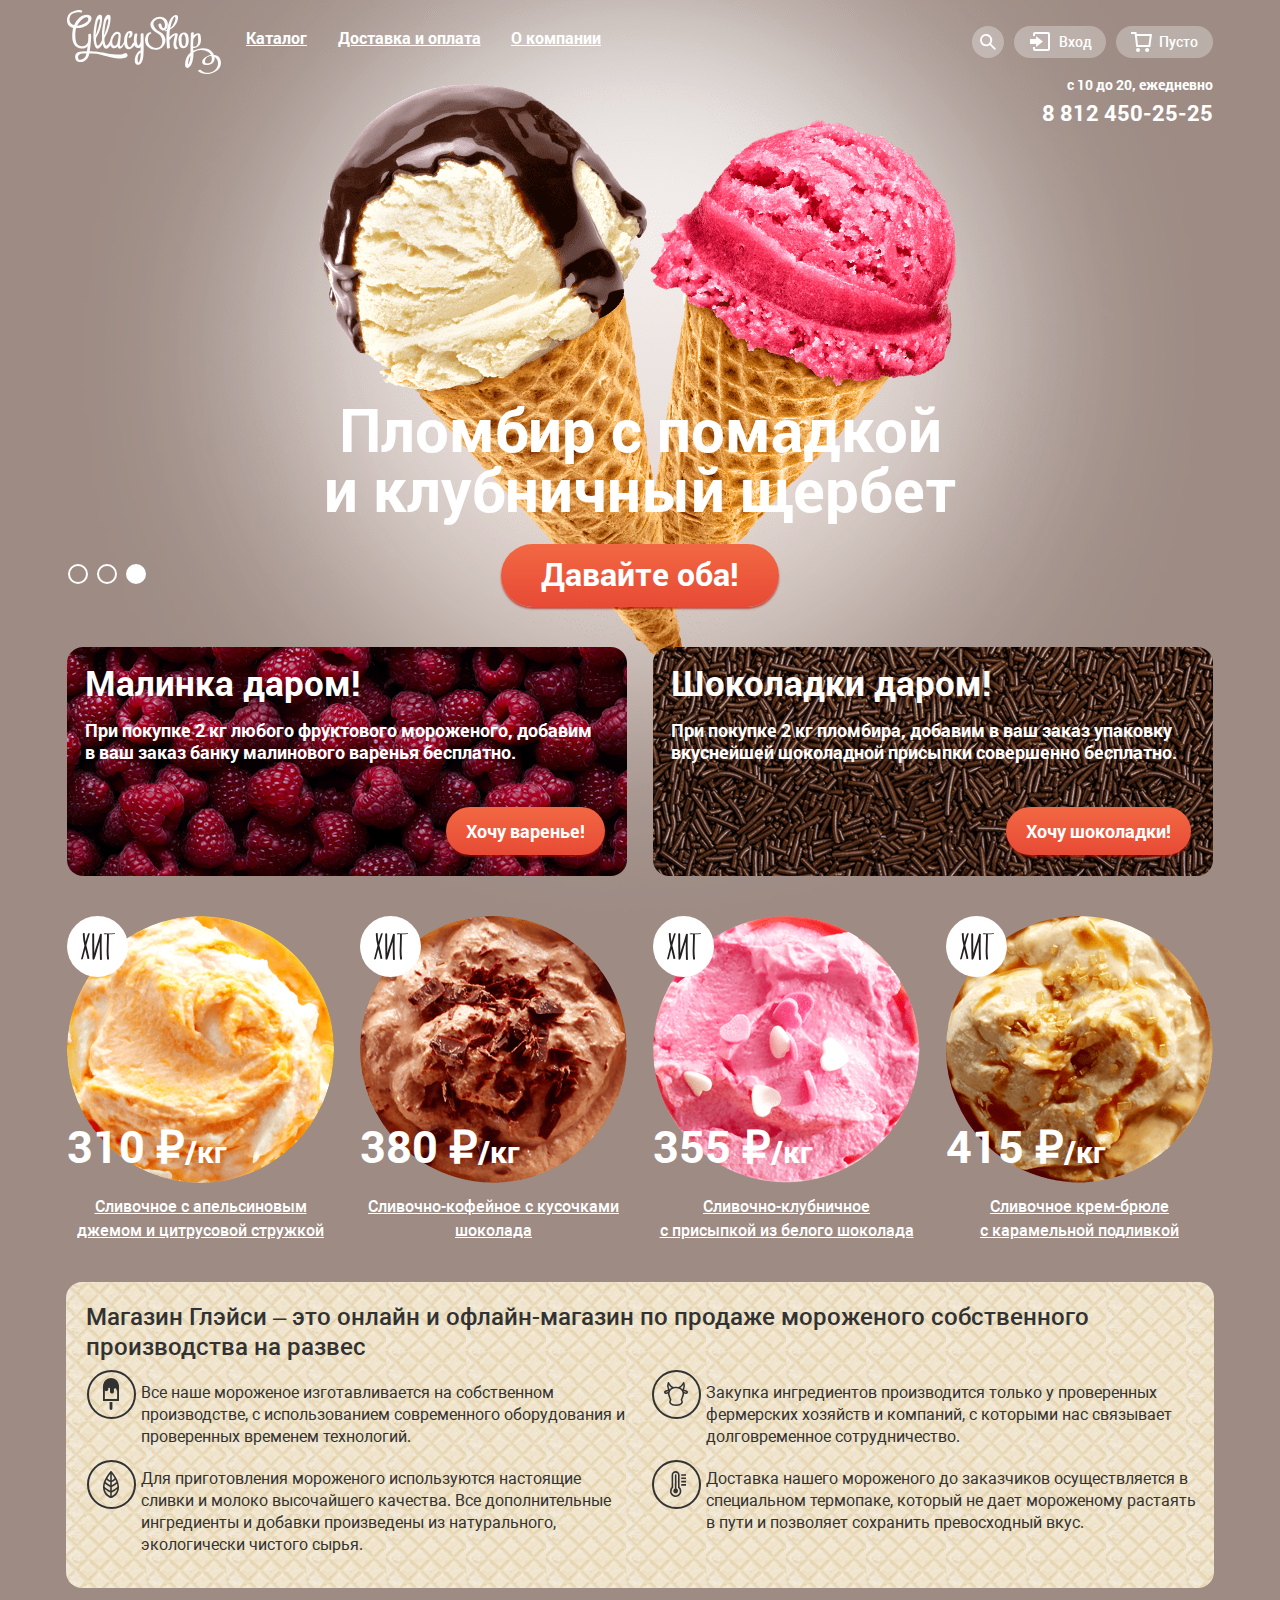
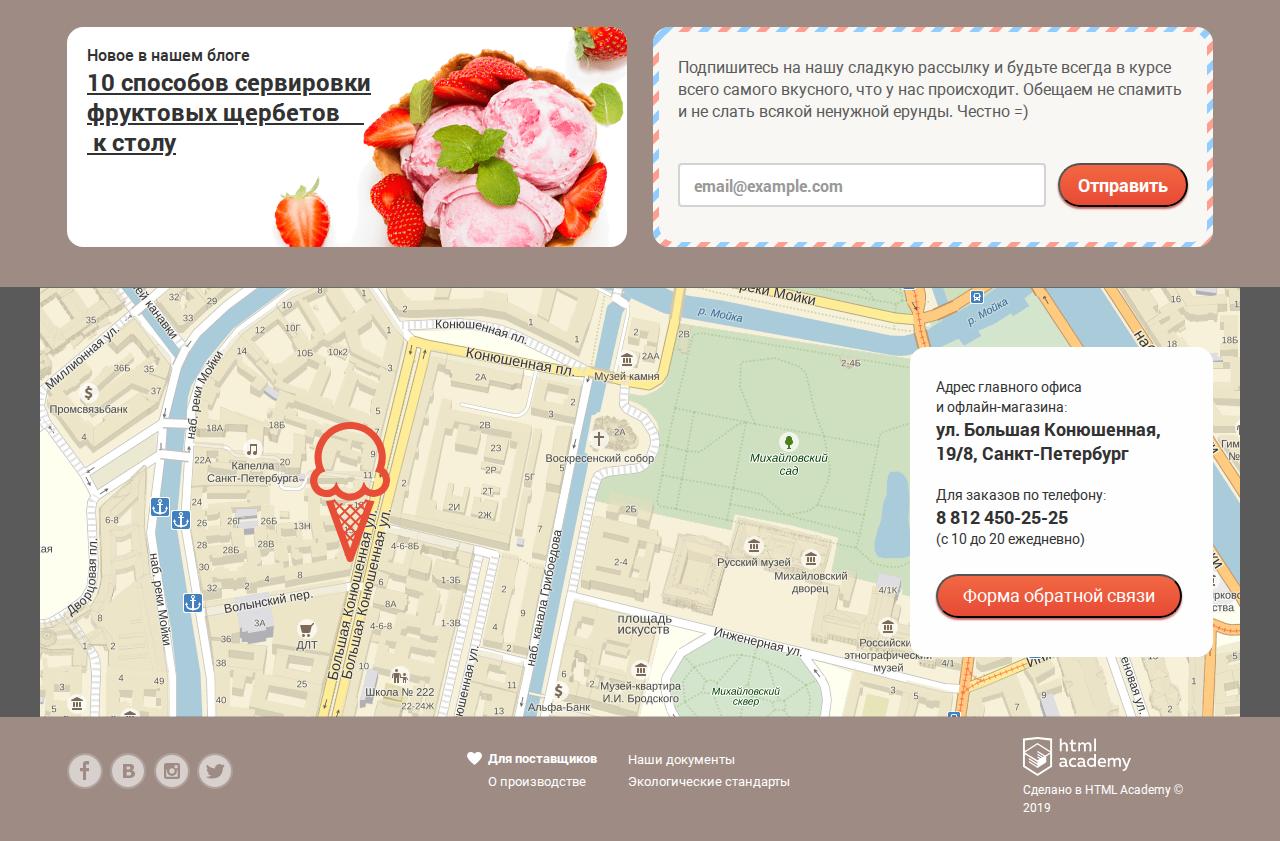
<file: index.html>
<!DOCTYPE html>
<html lang="ru">

<head>
  <meta charset="utf-8">
  <title>HTML Academy: Глейси</title>
  <link rel="preload" href="fonts/roboto.woff2" as="font">
  <link rel="preload" href="fonts/robotomedium.woff2" as="font">
  <link rel="preload" href="fonts/robotobold.woff2" as="font">
  <link href="css/normalize.css" rel="stylesheet">
  <link href="css/style-min.css" rel="stylesheet">
</head>

<body class="page page--third-slide">
  <header class="page-header">
    <div class="page-container page-header--container">
      <!-- контейнер header-а-->

      <!-- ЛОГОТИП -->
      <a class="page-header__logo-link" href="" aria-label="Логотип Академии"><svg width="154" height="64">
          <path d="M59.341 43.15a3.806 3.806 0 00-2.152.38s-3.002 2.58-17.856-.39c-10.92-2.188-16.595-1.962-16.595-1.962s1.832-12.84 1.332-16.436a1.036 1.036 0 00-.342-.686.985.985 0 00-.71-.25c-1.09 0-1.751.432-1.751 1.028.094 2.427.01 4.859-.25 7.273a6.136 6.136 0 01-2.421 3.09 5.884 5.884 0 01-3.755.937c-4.754-.339-5.755-3.852-6.175-6.246-.42-2.393-.66-9.081.59-11.814 0 0 7.167.257 11.67-3.688 4.505-3.944 4.225-7.355 2.093-8.814-2.132-1.459-7.127-1.202-10.96 2.394a19.896 19.896 0 00-5.085 7.19S1.34 13.925 2.63 7.885c1.372-6.308 9.77-5.568 9.77-5.568 1.75.349 1.83.513 2.411-.083.58-.595 1.001-2.136-1.751-2.229C10.307-.088 2.05 1.31.468 6.938-1.223 12.928 1.9 17.211 6.093 17.88c0 0-2.292 10.376.541 15.512a9.05 9.05 0 003.555 3.87 8.723 8.723 0 005.053 1.185c1.651 0 4.574-.945 5.404-2.312 0 0-.39 3.678-.72 5.014 0 0-6.946-.093-9.118 1.027-3.694 2.003-2.923 6.698-1.502 8.362 1.201 1.418 4.815 2.188 7.427.925a10.017 10.017 0 003.757-3.231 10.368 10.368 0 001.798-4.68c4.226-.223 8.46.249 12.541 1.398 6.176 1.89 14.773 3.657 17.356 3.657 2.582 0 8.007-.76 8.337-2.97.18-1.458-.35-2.218-1.18-2.485zM15.872 8.819s3.283-2.568 4.855-.965c.352.39.556.899.572 1.431a2.245 2.245 0 01-.482 1.466c-.661.883-2.402 3.678-10.67 5.064 0 0 2.602-4.684 5.725-6.996zm.27 39.973s-4.534 2.537-5.004-.904a3.314 3.314 0 01.18-2.153 3.2 3.2 0 011.462-1.556c.79-.4 1.871-.904 6.585-.73a6.614 6.614 0 01-.94 3.098 6.402 6.402 0 01-2.283 2.245z"
            fill="" />
          <path d="M73.644 24.382v7.078a5.877 5.877 0 01-.86 2.6 5.708 5.708 0 01-1.182 1.51c-.53.472-.88-.586-1.08-1.028-1.392-2.99-.722-6.996-.181-10.13.25-1.5-2.712-1.109-2.943.227a31.002 31.002 0 00-.55 8.126 1.836 1.836 0 00-.749.228c-.23.13-.433.307-.592.522-.51 1.12-2.002 4.838-3.834 3.349-1.321-1.028-1.461-3.842-1.601-5.414-.16-2.179.12-4.368.82-6.431-.06.175 1.141-2.907 1.672-1.757.143.549.163 1.123.057 1.68a3.778 3.778 0 01-.668 1.536c-1.571 1.212.871 1.715 1.822.976 1.802-1.387 3.003-5.866-.07-6.4-3.473-.596-5.445 3-6.176 5.855a19.1 19.1 0 00-.5 5.013c-.48.863-2.102 3.637-3.053 4.11-1.12.595-1.1-.237-1.06-.771.04-.534.54-5.29.81-8.496a6.067 6.067 0 00-.5-3.75c-.43-.893-4.004-2.896-7.147.864a12.38 12.38 0 00-3.083 7.19c-.21.432-.44.894-.71 1.398-1.502 2.825-3.393 4.017-4.064 2.054a16.044 16.044 0 01-.75-6.359 40.098 40.098 0 005.064-12.07c1.501-6.842 1.221-10.242.41-10.818-.81-.575-4.253-1.993-6.325 6.42a56.218 56.218 0 00-1.592 18.369 44.92 44.92 0 01-1.23 2.496c-1.502 2.825-3.384 4.017-4.064 2.055a16.045 16.045 0 01-.711-6.36 40.102 40.102 0 005.065-12.07c1.55-6.934 1.24-10.334.43-10.91-.81-.575-4.254-1.993-6.316 6.42-2.062 8.414-2.472 17.588-.5 23.752 0 0 1.08 3.472 3.103 3.215 1.671-.215 3.663-1.9 4.834-5.044.132.618.296 1.229.49 1.829 0 0 1.081 3.472 3.103 3.215 1.371-.174 3.003-1.356 4.144-3.513.71 1.88 2.242 3.431 4.214 3.082 2.672-.493 3.222-1.983 3.222-1.983s-.05 2.445 1.662 2.445c1.521 0 2.732-.914 3.933-3.246.41-.791.651-1.253.781-1.52.35 2.208 1.241 4.17 3.003 4.961 3.002 1.336 5.625-1.202 7.166-3.708.198.604.52 1.157.945 1.622.425.464.943.829 1.517 1.07a3.66 3.66 0 002.022.065 3.729 3.729 0 001.762-1.021v3.616a2.523 2.523 0 00-1.552.431 12.018 12.018 0 00-3.454 4.85 12.322 12.322 0 00-.74 5.958c.043.546.216 1.073.505 1.533.29.46.685.84 1.151 1.106a3.168 3.168 0 003.059.042c3.103-1.387 3.573-6.164 3.833-9.081.63-7.017.14-14.32.14-21.358 0-1.294-2.902-.688-2.902.37zM30.275 12.876c.69-2.722 1.331-3.811 2.002-3.811.67 0 .93.73.46 3.082a61.378 61.378 0 01-4.093 13.098s.94-9.636 1.631-12.369zm8.428 0c.69-2.722 1.33-3.811 1.951-3.811.62 0 .941.73.47 3.082-.47 2.352-2.001 8.855-4.093 13.098 0 0 1.001-9.636 1.672-12.369zm12.871 12.81c-.08.596-.46 4.408-1 6.462-.541 2.055-.912 2.784-2.533 3.493-1.621.709-2.442-1.459-2.442-1.459-1.151-3.287.39-6.163 1.671-8.136 1.281-1.972 2.573-2.147 3.313-2.054.174.044.337.123.48.232.145.11.266.247.358.404a1.418 1.418 0 01.153 1.059zm21.99 18.492c.06 2.762-.48 5.503-1.582 8.023-.7.144-1-.123-1.24-1.274a11.308 11.308 0 010-3.338 9.32 9.32 0 012.782-5.291c.05.647.05 1.274.04 1.88zM92.38 21.475a10.782 10.782 0 01-3.457-2.496 11.107 11.107 0 01-2.258-3.668c-1.28-3.924 2.923-6.821 6.276-6.647 3.353.175 5.145 3.72 5.005 6.893-.06 1.12-.751 3.647-2.102 2.333a6.61 6.61 0 01-1.562-3.73c-.2-1.243-3.102-.503-2.902.802.58 3.76 4.524 7.9 7.907 3.965a7.639 7.639 0 001.424-3.042 7.763 7.763 0 00-.01-3.375 7.63 7.63 0 00-1.441-3.034 7.39 7.39 0 00-2.586-2.086 10.002 10.002 0 00-7.066-.14 10.31 10.31 0 00-5.475 4.589c-2.732 4.982 2.753 9.851 6.636 11.629 6.236 3.42 6.466 14.433-1.822 14.505a8.208 8.208 0 01-4.728-1.644 8.557 8.557 0 01-2.968-4.119c-.57-1.726-.28-7.756 2.001-8.218 1.812-.36 1.322-2.055-.45-1.736-3.713.74-5.085 5.66-4.724 9.101.58 5.486 5.585 8.558 10.64 8.517a9.418 9.418 0 006.184-2.09 9.868 9.868 0 003.454-5.666 9.822 9.822 0 00-1.114-6.43 9.426 9.426 0 00-4.861-4.213z"
            fill="" />
          <path d="M110.977 37.798c-2.852-1.602-1.221-7.776-.79-10.15.28-1.53 1.551-3.893-.491-4.417-2.392-.595-5.235 1.736-7.286 3.966-.002-2.572.182-5.14.55-7.684 3.165-1.621 5.699-4.298 7.186-7.592 1.302-2.671 1.942-8.219-2.462-6.595-4.003 1.438-5.375 6.163-6.626 9.954a31.596 31.596 0 00-1.09 4.49c-.4.171-.807.322-1.222.451-1.661.535-1.441 1.449.24.915l.811-.267c-.8 5.763-.26 11.803.25 17.464 0 .554 3.003 0 2.893-.802-.22-2.527-.41-5.054-.49-7.56.241-.073.459-.212.63-.401a22.873 22.873 0 013.083-3.257c.3-.277.61-.534.921-.78l.46-.35c.671-.544.801-.555.38 0-.156.98-.364 1.95-.62 2.907-.551 3.082-2.132 9.133 1.341 11.075.751.39 3.453-.76 2.332-1.367zm-6.496-24.768c.311-.914.721-1.818 1.101-2.701.471-1.11 1.732-4.9 2.643-3.082.73 1.448-.421 3.821-.931 5.208a12.185 12.185 0 01-4.004 5.445c.292-1.649.69-3.275 1.191-4.87z"
            fill="" />
          <path d="M121.737 30.597c0-3.38-.37-7.715-4.304-8.074-4.314-.401-6.005 4.232-6.065 7.694a.6.6 0 00.35.586c0 3.236.761 7.458 4.514 7.386 4.184-.062 5.505-3.811 5.505-7.592zm-5.005 5.63c-2.442-1.028-2.222-5.352-2.061-7.438a.572.572 0 00-.043-.308.552.552 0 00-.198-.236c.301-2.055 1.081-5.137 2.863-3.606 1.421 1.253 1.451 4.263 1.521 6 .06 1.211-.09 6.348-2.072 5.588h-.01zM153.265 49.14c-1.121-2.959-3.583-4.11-6.296-4.233a11.622 11.622 0 00-1.131-2.136c-3.913-5.949-13.201-5.137-19.497-2.055 0-.935-.09-1.87-.13-2.805a7.152 7.152 0 003.651-.665 7.366 7.366 0 002.865-2.416c1.671-2.456 1.431-6.811.77-9.565-.62-2.588-3.082-2.126-4.934-1.263a7.38 7.38 0 00-1.862 1.294c0-.688.11-1.387.16-2.054.111-1.582-2.842-1.182-2.942.215-.461 6.36-.3 12.698-.441 19.047a15.117 15.117 0 00-4.12 5.556 15.504 15.504 0 00-1.254 6.863c0 2.332 1.931 4.11 4.003 2.445 2.893-2.28 3.774-6.81 4.174-10.273.164-1.545.217-3.1.16-4.653a13.756 13.756 0 017.592-2.355 13.752 13.752 0 017.622 2.252 7.091 7.091 0 012.272 2.774 17.953 17.953 0 00-4.624 1.52c-1.712.843-4.254 2.836-4.134 5.065-.02.705.197 1.396.615 1.957a2.996 2.996 0 001.677 1.125.883.883 0 00.29.092c6.146 1.027 10.72-2.702 9.839-7.951 3.003 1.674 4.114 5.557 3.053 8.896-2.392 7.5-11.601 9.174-16.965 4.16-.581-.533-3.193.597-2.733 1.028 7.747 7.263 27.044.545 22.32-11.865zm-29.967-1.819a16.327 16.327 0 01-1.141 5.28c-.25.566-.52 1.11-.811 1.645 0 0-.26.061-.31-.74a15.08 15.08 0 012.342-8.105c-.02.636-.04 1.284-.08 1.92zm3.133-18.347a.82.82 0 00.15-.175 14.398 14.398 0 011.902-2.578 7.927 7.927 0 011.811-1.562c.321.165.651 1.028.771 2.189.31 2.855.441 10.375-3.943 9.666a2.347 2.347 0 00-1.001.175c-.01-2.61.13-5.157.31-7.715zm13.092 24.388h-.06c-1.682-.41-1.502-2.055-1.281-3.164.49-2.6 3.573-3.996 6.115-4.11 1.291 3.699.3 8.127-4.774 7.274z"
            fill="" /></svg></a>
      <!-- НАВИГАЦИЯ ПО САЙТУ -->
      <nav class="page-header__navigation navigation">
        <ul class="navigation__list list">
          <li class="navigation__item catalog" tabindex="0"><a href="">Каталог</a>
            <!-- ВЫПАДАЮЩЕЕ МЕНЮ КАТАЛОГА -->
            <ul class="catalog__dropdown-list list">
              <li class="catalog__item catalog__item--news"><a href="">Новинки</a></li>
              <li class="catalog__item"><a href="inner.html">Сливочное</a></li>
              <li class="catalog__item"><a href="">Щербеты</a></li>
              <li class="catalog__item"><a href="">Фруктовый лед</a></li>
              <li class="catalog__item"><a href="">Мелорин</a></li>
            </ul>
            <!-- конец списка пунктов каталога -->
          </li>
          <li class="navigation__item" tabindex="0"><a href="">Доставка и оплата</a></li>
          <li class="navigation__item" tabindex="0"><a href="">О компании</a></li>
        </ul>
        <!-- конец навигации -->
      </nav>
      <div class="page-header__interactive-container">
        <!-- ПОИСК ПО САЙТУ -->
        <div class="page-header__search-container">
          <a class="page-header__search-link" href="" aria-label="Поиск по сайту"></a>
          <div class="page-header__search search">
            <!-- ФОРМА ПОИСКА -->
            <form action="#" method="get">
              <label class="visually-hidden" for="search-id">Поиск по сайту</label>
              <input class="search__input text-input" type="search" id="search-id" name="search" placeholder="Крем-брюле">
            </form>
          </div>
          <!-- конец модального окна поиска -->
        </div>
        <!-- конец контейнера поиска -->

        <!-- АВТОРИЗАЦИЯ -->
        <div class="page-header__authorization-container">
          <a class="page-header__authorization-link" href="">Вход</a>
          <!-- ссылка, т.к. в случае неработающего js будет вести на другую страницу -->
          <div class="page-header__authorization authorization">
            <!-- ФОРМА АВТОРИЗАЦИИ -->
            <form action="#" method="post">
              <label class="visually-hidden" for="email-id">Электронная почта</label>
              <input class="authorization__input text-input" type="email" id="email-id" name="email" placeholder="email@example.com">
              <label class="visually-hidden" for="password-id">Пароль</label>
              <input class="authorization__input text-input" type="email" id="password-id" name="password" placeholder="******">
              <input class="authorization__button btn" type="submit" value="Войти">
              <p class="authorization__help"><a class="authorization__help-link" href="">Забыли пароль?</a><br><a class="authorization__help-link" href="">Новая регистрация</a></p>

            </form>
          </div>
          <!-- конец модального окна авторизации -->
        </div>
        <!-- конец контейнера авторизации -->
        <!-- КНОПКА ДОБАВЛЕНИЯ ТОВАРА -->
        <div class="page-header__cart-container">
          <a class="page-header__cart-link" href="">Пусто</a>
          <div class="page-header__cart cart">
            <!-- МОДАЛЬНОЕ ОКНО ПРОСМОТРА КОРЗИНЫ И ЗАКАЗА -->
          </div>
          <!-- конец модального окна корзины -->
        </div>
        <!-- конец контейнера корзины -->
      </div>
      <!-- конец конейнера интерактивных элементов -->
      <!-- ЗВОНИТЬ СЮДА -->
      <p class="page-header__contacts">с 10 до 20, ежедневно<br><a class="page-header__contacts-tel" href="tel:88124502525">8 812 450-25-25</a></p>
    </div>
    <!-- конец конейнера header-а -->
  </header>
  <!-- ///////////////////// -->
  <main class="main-page">
    <h1 class="visually-hidden">Магазин Глэйси, главная страница</h1>

    <!-- КАРУСЕЛЬ названия классов временные для наглядности -->
    <!-- оживлять предполагается при помощи JS -->
    <div class="main-page__carousel carousel">
      <div class="page-container carousel--container">
        <!-- контейнер слайдера-->
        <div class="carousel__strawberry">
          <h2 class="carousel__caption">Пломбир с помадкой<br> и клубничный щербет</h2>
          <a class="carousel__purchase-link btn" href="">Давайте оба!</a>
        </div>
        <!-- Конец дива первого слайда carousel__strawberry -->
        <div class="carousel__lemon visually-hidden">
          <h2 class="carousel__caption">Шоколадный пломбир и лимонный сорбет</h2>
          <a class="carousel__purchase-link btn" href="">Давайте оба!</a>
        </div>
        <!-- Конец дива вторго слайда carousel__lemon -->
        <div class="carousel__raspberry visually-hidden">
          <h2 class="carousel__caption">Крем-брюле и пломбир с малиновым джемом</h2>
          <a class="carousel__purchase-link btn" href="">Давайте оба!</a>
        </div>
        <!-- Конец дива третьего слайда carousel__raspberry -->
        <!-- КОНТРОЛЫ КАРУСЕЛИ -->
        <div class="carousel__controls">
          <button class="carousel__control" type="button" aria-label="Первый слайд"></button>
          <button class="carousel__control" type="button" aria-label="Второй слайд"></button>
          <button class="carousel__control carousel__control--selected" type="button" aria-label="Третий слайд"></button>
        </div>
      </div>
      <!-- Конец контейнера слайдера-->
    </div>
    <!-- Конец дива карусели -->

    <!-- БАННЕРЫ -->
    <aside class="main-page__benefits benefits">
      <h2 class="visually-hidden">Баннеры</h2>
      <div class="page-container benefits--container">
        <!-- контейнер  баннеров-->
        <div class="benefits__offer benefits__offer--raspberry">
          <p class="benefits__slogan">Малинка даром!</p>
          <p class="benefits__description">При покупке 2 кг любого фруктового мороженого, добавим<br> в ваш заказ банку малинового варенья бесплатно.</p>
          <a class="benefits__purchase-link btn" href="">Хочу варенье!</a>
        </div>
        <div class="benefits__offer benefits__offer--chocolate">
          <p class="benefits__slogan">Шоколадки даром!</p>
          <p class="benefits__description">При покупке 2 кг пломбира, добавим в ваш заказ упаковку вкуснейшей шоколадной присыпки совершенно бесплатно.</p>
          <a class="benefits__purchase-link btn" href="">Хочу шоколадки!</a>
        </div>
      </div>
      <!-- Конец контейнера баннеров-->
    </aside>
    <!-- БЛОК С ПРИМЕРАМИ ХИТОВ ПРОДАЖ -->
    <section class="main-page__cards cards">
      <h2 class="visually-hidden">Хиты продаж</h2>

      <ul class="cards__list cards__list--hits list">
        <li class="cards__item cards__item--hit" tabindex="0">
          <mark class="visually-hidden">Хит</mark>
          <img class="cards__pic" src="img/goods-11-orange.png" width="267" height="267" alt="Купить Сливочное с апельсиновым джемом и цитрусовой стружкой">
          <p class="cards__price">310&nbsp;&#x20BD;<span class="cards__measure">/кг</span></p>
          <h3 class="cards__caption"><a class="cards__description-purchase-link" href="">Сливочное с апельсиновым джемом и цитрусовой стружкой</a></h3>
          <a class="cards__view-link btn" href="">Быстрый просмотр</a>
        </li>
        <!-- конец первой карточки списка -->

        <li class="cards__item cards__item--hit" tabindex="0">
          <mark class="visually-hidden">Хит</mark>
          <img class="cards__pic" src="img/goods-12-coffee.png" width="267" height="267" alt="Купить Сливочно-кофейное с кусочками шоколада">
          <p class="cards__price">380&nbsp;&#x20BD;<span class="cards__measure">/кг</span></p>
          <h3 class="cards__caption"><a class="cards__description-purchase-link" href="">Сливочно-кофейное с кусочками шоколада</a></h3>
          <a class="cards__view-link btn" href="">Быстрый просмотр</a>
        </li>
        <!-- конец второй карточки списка -->

        <li class="cards__item cards__item--hit" tabindex="0">
          <mark class="visually-hidden">Хит</mark>
          <img class="cards__pic" src="img/goods-13-cream-strowberry.png" width="267" height="267" alt="Купить Сливочно-клубничное с присыпкой из белого шоколада">
          <p class="cards__price">355&nbsp;&#x20BD;<span class="cards__measure">/кг</span></p>
          <h3 class="cards__caption"><a class="cards__description-purchase-link" href="">Сливочно-клубничное<br> с присыпкой из белого шоколада</a></h3>
          <a class="cards__view-link btn" href="">Быстрый просмотр</a>
        </li>
        <!-- конец третьей карточки списка -->

        <li class="cards__item cards__item--hit" tabindex="0">
          <mark class="visually-hidden">Хит</mark>
          <img class="cards__pic" src="img/goods-14-caramel.png" width="267" height="267" alt="Купить Сливочное крем-брюле с карамельной подливкой">
          <p class="cards__price">415&nbsp;&#x20BD;<span class="cards__measure">/кг</span></p>
          <h3 class="cards__caption"><a class="cards__description-purchase-link" href="">Сливочное крем-брюле<br> с карамельной подливкой</a></h3>
          <a class="cards__view-link btn" href="">Быстрый просмотр</a>
        </li>
        <!-- конец четвёртой карточки списка -->
      </ul>

    </section>
    <!-- ОСНОВНАЯ ИНФА ПРО МАГАЗ -->
    <section class="main-page__features features">
      <h2 class="visually-hidden">О магазине Глэйси</h2>
      <div class="page-container features--container">
        <!-- контейнер  преимуществ-->
        <p class="features__intro">Магазин Глэйси – это онлайн и офлайн-магазин по продаже мороженого собственного производства на развес</p>
        <ul class="features__list list">
          <li class="features__item features__item--ice-cream">
            <p class="features__feature">Все наше мороженое изготавливается на собственном производстве, с использованием современного оборудования и проверенных временем технологий.</p>
          </li>
          <li class="features__item features__item--beef">
            <p class="features__feature">Закупка ингредиентов производится только у проверенных фермерских хозяйств и компаний, с которыми нас связывает долговременное сотрудничество.</p>
          </li>
          <li class="features__item features__item--leaf">
            <p class="features__feature">Для приготовления мороженого используются настоящие сливки и молоко высочайшего качества. Все дополнительные ингредиенты и добавки произведены из натурального, экологически чистого сырья.</p>
          </li>
          <li class="features__item features__item--freeze">
            <p class="features__feature">Доставка нашего мороженого до заказчиков осуществляется в специальном термопаке, который не дает мороженому растаять в пути и позволяет сохранить превосходный вкус.</p>
          </li>
        </ul>
      </div>
      <!-- Конец контейнера преимуществ-->
    </section>

    <!-- БЛОК СО СТАТЬЯМИ ИЛИ ССЫЛКОЙ НА БЛОГ -->
    <div class="page-container page-container--articles">
      <!-- контейнер статей-->
      <article class="main-page__articles articles">
        <h2 class="articles__content-caption">Новое в нашем блоге</h2>
        <a class="articles__content-link" href="">10 способов сервировки фруктовых щербетов&emsp;<br>&nbsp;к столу</a>
      </article>
      <!-- БЛОК ПОДПИСКИ -->
      <section class="main-page__mailing mailing">
        <h2 class="visually-hidden">Подписка на рассылку</h2>
        <p class="mailing__intro">Подпишитесь на нашу сладкую рассылку и будьте всегда в курсе всего самого вкусного, что у нас происходит. Обещаем не спамить и не слать всякой ненужной ерунды. Честно =)</p>

        <!-- ПОЛЕ ВВОДА ПОЧТОВОГО АДРЕСА -->
        <form action="#" method="post">
          <input class="mailing__input text-input" type="email" name="email" placeholder="email@example.com" id="mailing">
          <label class="visually-hidden" for="mailing">mailing-input</label>
          <!-- КНОПКА ОТПРАВКИ -->
          <button class="mailing__submit-button btn">Отправить</button>
        </form>
      </section>
    </div>
    <!-- Конец контейнера статей-->

    <!-- БЛОК С КОНТАКТАМИ -->
    <section class="main-page__contacts contacts">
      <h2 class="visually-hidden">Контакты</h2>
      <div class="contacts__map">
        <div class="contacts__map-pin">
        </div>
        <iframe src="https://www.google.com/maps/embed?pb=!1m18!1m12!1m3!1d1998.6037872533277!2d30.320858716096975!3d59.93871648187614!2m3!1f0!2f0!3f0!3m2!1i1024!2i768!4f13.1!3m3!1m2!1s0x4696310fca145cc1%3A0x42b32648d8238007!2z0JHQvtC70YzRiNCw0Y8g0JrQvtC90Y7RiNC10L3QvdCw0Y8g0YPQuy4sIDE5LzgsINCh0LDQvdC60YIt0J_QtdGC0LXRgNCx0YPRgNCzLCAxOTExODY!5e0!3m2!1sru!2sru!4v1600943056077!5m2!1sru!2sru"
          width="1200" height="430" style="border:0;" allowfullscreen="" aria-hidden="false" tabindex="0">
        </iframe>
      </div>
      <!-- СОБСТВЕННО АДРЕС И ТЕЛЕФОН -->
      <div class="contacts__all-contacts">
        <p class="contacts__paragraph">Адрес главного офиса<br> и офлайн-магазина:<br>
          <b class="contacts__contact-info">ул. Большая Конюшенная, 19/8, Санкт-Петербург</b>
        </p>
        <p class="contacts__paragraph">Для заказов по телефону:<br>
          <b class="contacts__contact-info"><a href="tel:88124502525">8 812 450-25-25</a></b><br> (с 10 до 20 ежедневно)
        </p>
        <button class="contacts__submit-button btn">Форма обратной связи</button>
      </div>
      <!-- конец блока с адресом и телефоном -->

      <div class="contacts__feedback-overlay feedback popup popup--closed">
        <div class="feedback__container">
          <p class="feedback__slogan">Мы обязательно вам ответим!</p>
          <form class="feedback__form" action="#" method="post">
            <input class="feedback__input feedback__input--name text-input" type="text" name="name" placeholder="Имя Фамилия" id="feedback-name-input">
            <label class="visually-hidden" for="feedback-name-input">feedback-name-input</label>
            <input class="feedback__input feedback__input--email text-input" type="email" name="email" placeholder="email@example.com" id="feedback-email-input">
            <label class="visually-hidden" for="feedback-email-input">feedback-email-input</label>
            <textarea class="feedback__description text-input" name="message" placeholder="В свободной форме" id="feedback-textaria"></textarea>
            <label class="visually-hidden" for="feedback-textaria">feedback-textaria</label>
            <button class="feedback__send-button btn" type="submit">Отправить</button>
            <button class="feedback__close-button" type="button" aria-label="Закрыть"></button>
          </form>
        </div>
        <!-- конец блока модального окна с формой обратной связи -->
      </div>
      <!-- конец блока overlay -->
    </section>

  </main>
  <footer class="page-footer">
    <div class="page-container page-container--footer">
      <!-- контейнер футера-->
      <section class="page-footer__social social">
        <h2 class="visually-hidden">Ссылки на соцсети</h2>
        <ul class="social__list list">
          <li>
            <a class="social__link social__link--fb" href="" aria-label="Наш Фейсбук"></a>
          </li>
          <li>
            <a class="social__link social__link--vk" href="" aria-label="Наш Вконтакте"></a>
          </li>
          <li>
            <a class="social__link social__link--inst" href="" aria-label="Наш Инстаграм"></a>
          </li>
          <li>
            <a class="social__link social__link--tw" href="" aria-label="Наш Твиттер"></a>
          </li>
        </ul>
      </section>
      <section class="page-footer__mere-information more-information">
        <h2 class="visually-hidden">Юридическая информация</h2>
        <ul class="more-information__list list">
          <li class="more-information__item more-information__item--favorite">
            <a class="more-information__item-link" href="">Для поставщиков</a>
          </li>
          <li class="more-information__item">
            <a class="more-information__item-link" href="">Наши документы</a>
          </li>
          <li class="more-information__item">
            <a class="more-information__item-link" href="">О производстве</a>
          </li>
          <li class="more-information__item">
            <a class="more-information__item-link" href="">Экологические стандарты</a>
          </li>
        </ul>
      </section>
      <div class="page-footer__copy copy">
        <h2 class="visually-hidden">Логотип и копирайт</h2>
        <p class="copy__info">
          <a class="copy__info-link" href="https://htmlacademy.ru" aria-label="Переход на страницу лендинга Академии"><svg width="108" height="39">
              <path d="M44.582 28.426c.188-.012.373-.049.552-.11v1.41a3.193 3.193 0 01-1.18.222 1.58 1.58 0 01-.985-.223 1.72 1.72 0 01-.68-.785c-.89.757-2.001 1.16-3.142 1.14-1.513 0-2.912-.878-2.912-2.702 0-2.258 1.98-2.954 3.712-2.954.73.012 1.456.1 2.17.262v-.312c0-1.099-.762-1.875-2.19-1.875a7.03 7.03 0 00-2.997.685V21.37a9.612 9.612 0 013.188-.585c2.36 0 3.807 1.19 3.807 3.86v3.166c-.013.151.03.301.122.418a.534.534 0 00.535.197zm-6.434-1.21c.029.379.199.73.472.975.273.246.627.366.984.336h.105a3.298 3.298 0 002.408-1.008v-1.522a9.145 9.145 0 00-1.809-.222c-1.047 0-2.16.353-2.16 1.462v-.02zM50.502 20.765a4.83 4.83 0 012.57.675v1.805a3.886 3.886 0 00-2.303-.736 2.652 2.652 0 00-2 .683c-.554.5-.9 1.21-.96 1.979-.06.768.169 1.53.638 2.12.469.589 1.14.957 1.865 1.024.152.01.305.01.457 0 .85 0 1.686-.233 2.427-.675v1.814a5.975 5.975 0 01-2.76.605 3.979 3.979 0 01-1.63-.22 4.147 4.147 0 01-1.425-.865 4.424 4.424 0 01-1.002-1.378 4.65 4.65 0 01-.426-1.68v-.433c-.02-.601.074-1.2.273-1.762.2-.562.503-1.078.891-1.516a4.328 4.328 0 011.372-1.038 4.113 4.113 0 011.642-.402c.123-.01.248-.01.371 0zM62.666 28.426c.188-.012.373-.049.552-.11v1.41a3.194 3.194 0 01-1.18.222 1.58 1.58 0 01-.985-.223 1.721 1.721 0 01-.68-.785c-.89.757-2.001 1.16-3.142 1.14-1.513 0-2.912-.878-2.912-2.702 0-2.258 1.98-2.954 3.712-2.954.73.012 1.456.1 2.17.262v-.312c0-1.099-.761-1.875-2.19-1.875a7.03 7.03 0 00-2.997.685V21.37a9.612 9.612 0 013.188-.585c2.36 0 3.807 1.19 3.807 3.86v3.166c-.013.151.03.301.121.418a.535.535 0 00.536.197zm-6.434-1.21c.03.379.199.73.472.975.273.246.627.366.984.336h.105a3.298 3.298 0 002.408-1.008v-1.522a9.143 9.143 0 00-1.809-.222c-1.056 0-2.16.353-2.16 1.462v-.02zM72.974 16.965v12.862h-1.675v-1.401a3.94 3.94 0 01-1.408 1.224 3.701 3.701 0 01-1.78.409 4.302 4.302 0 01-2.922-1.464 4.81 4.81 0 01-1.187-3.183 4.81 4.81 0 011.188-3.183 4.302 4.302 0 012.92-1.464 3.624 3.624 0 011.65.346c.52.244.98.608 1.349 1.065v-5.211h1.903-.038zm-4.53 5.524c-.733 0-1.435.308-1.952.856a3.013 3.013 0 00-.809 2.067c0 .775.291 1.519.809 2.067.517.548 1.22.856 1.951.856a2.742 2.742 0 001.595-.5c.472-.33.842-.801 1.061-1.355v-2.147a3.037 3.037 0 00-1.069-1.34 2.787 2.787 0 00-1.587-.504zM78.999 20.765c3.312 0 4.454 2.833 3.921 5.383h-6.272c.21 1.582 1.666 2.238 3.188 2.238.912 0 1.813-.213 2.637-.625v1.693a6.802 6.802 0 01-2.989.605c-2.55 0-4.759-1.542-4.759-4.647a4.596 4.596 0 011.074-3.19 4.1 4.1 0 012.886-1.457h.314zm.086 1.633a2.157 2.157 0 00-.883.111 2.244 2.244 0 00-.775.46 2.393 2.393 0 00-.549.74c-.135.283-.217.59-.24.907v.06h4.617a2.193 2.193 0 00-.072-.807 2.12 2.12 0 00-.358-.716 1.991 1.991 0 00-.59-.517 1.882 1.882 0 00-.732-.238c-.139-.02-.28-.02-.418 0zM84.805 21.007h1.646v1.099a3.83 3.83 0 011.258-.979 3.63 3.63 0 011.522-.362 2.721 2.721 0 011.482.327c.457.249.843.623 1.116 1.084a4.16 4.16 0 011.322-1.016c.5-.242 1.04-.376 1.59-.395.436-.015.869.069 1.271.244.403.176.766.44 1.064.776.299.336.527.735.67 1.17.142.436.195.899.156 1.358v5.514h-1.904v-5.453a1.753 1.753 0 00-.349-1.233 1.567 1.567 0 00-1.07-.612h-.228a2.74 2.74 0 00-1.131.363c-.35.203-.654.481-.896.817v6.118H90.42v-5.453a1.753 1.753 0 00-.348-1.233 1.567 1.567 0 00-1.07-.612h-.228c-.44.038-.868.18-1.25.415-.382.236-.71.559-.958.946v5.947h-1.761v-8.83zM106.096 21.007H108l-3.902 10.01c-.952 2.298-2.085 3.024-3.351 3.024a5.04 5.04 0 01-1.094-.152v-1.633c.274.089.56.133.847.131.952 0 1.58-.675 2.065-2.016l.172-.443-3.96-8.89h2.027l2.856 6.652 2.436-6.683zM38.7 1.522v5.04c.351-.38.77-.682 1.233-.89a3.626 3.626 0 011.46-.32c.426-.027.853.035 1.256.182a3.21 3.21 0 011.094.677c.319.3.579.663.765 1.07a3.6 3.6 0 01.322 1.67v5.454h-1.904V9.203c.03-.253.013-.51-.052-.756a1.96 1.96 0 00-.325-.676c-.15-.2-.336-.367-.548-.49a1.737 1.737 0 00-.684-.225 1.448 1.448 0 00-.295 0c-.47.03-.927.179-1.33.435a3.021 3.021 0 00-.992 1.037v5.846h-1.904V1.522H38.7zM49.903 2.42v3.144h3.017v1.724h-3.017v4.032c0 1.16.504 1.542 1.58 1.542.577 0 1.15-.12 1.684-.353v1.694a6.326 6.326 0 01-2.236.383c-.334.045-.672.02-.996-.074a2.499 2.499 0 01-.893-.472 2.663 2.663 0 01-.653-.8 2.81 2.81 0 01-.314-1.003 2.703 2.703 0 010-.554V7.268h-1.523V5.544h1.495V2.883l1.856-.464zM55.3 14.384v-8.82h1.646v1.099c.35-.415.779-.748 1.257-.978a3.63 3.63 0 011.522-.363 2.722 2.722 0 011.483.328c.457.248.842.622 1.115 1.084a4.16 4.16 0 011.323-1.016c.5-.243 1.04-.377 1.59-.396.435-.014.868.069 1.27.245.403.176.766.44 1.065.776.298.335.526.734.669 1.17.142.435.195.898.156 1.358v5.513h-1.904V8.931a1.779 1.779 0 00-.05-.662 1.722 1.722 0 00-.287-.59 1.615 1.615 0 00-.481-.427 1.526 1.526 0 00-.6-.196h-.228c-.4.04-.786.168-1.136.376-.349.209-.653.493-.892.834v6.118h-1.903V8.931a1.777 1.777 0 00-.054-.67 1.718 1.718 0 00-.297-.596 1.611 1.611 0 00-.494-.424 1.523 1.523 0 00-.611-.185h-.229c-.44.038-.868.18-1.25.415-.382.236-.71.559-.958.946v5.957h-1.723v.01zM72.974 1.512h-1.856v12.862h1.856V1.512zM14.696 0h-.153L0 1.613v28.224L14.543 39l14.544-9.163V1.613L14.696 0zm12.487 28.678l-12.64 7.963-12.64-7.963V17.136l12.583 7.933v1.442l-8.632-5.444v1.392l8.67 5.513v1.472l-8.66-5.463v1.39l8.67 5.515 8.747-5.545v-5.987l3.902-2.47v11.794zm0-13.266L23.71 17.57l-1.599 1.008-7.614-4.798v1.39l6.51 4.103h-.067l-.142.09-.952.576-5.368-3.387v1.39l4.235 2.672-1 .706-3.197-2.017v1.392l2.103 1.31-2.141 1.36L1.96 15.484 14.496 7.5l12.687 7.912zm0-1.4L14.477 6.047 1.904 14.001V3.417l12.649-1.401 12.64 1.401v10.594h-.01z"
                fill="" /></svg>
          </a><br> Сделано в HTML Academy © 2019
        </p>
      </div>
    </div>
    <!-- конец контейнера футера-->
  </footer>
  <script src="js/feedback-script-min.js"></script>
</body>

</html>
</file>
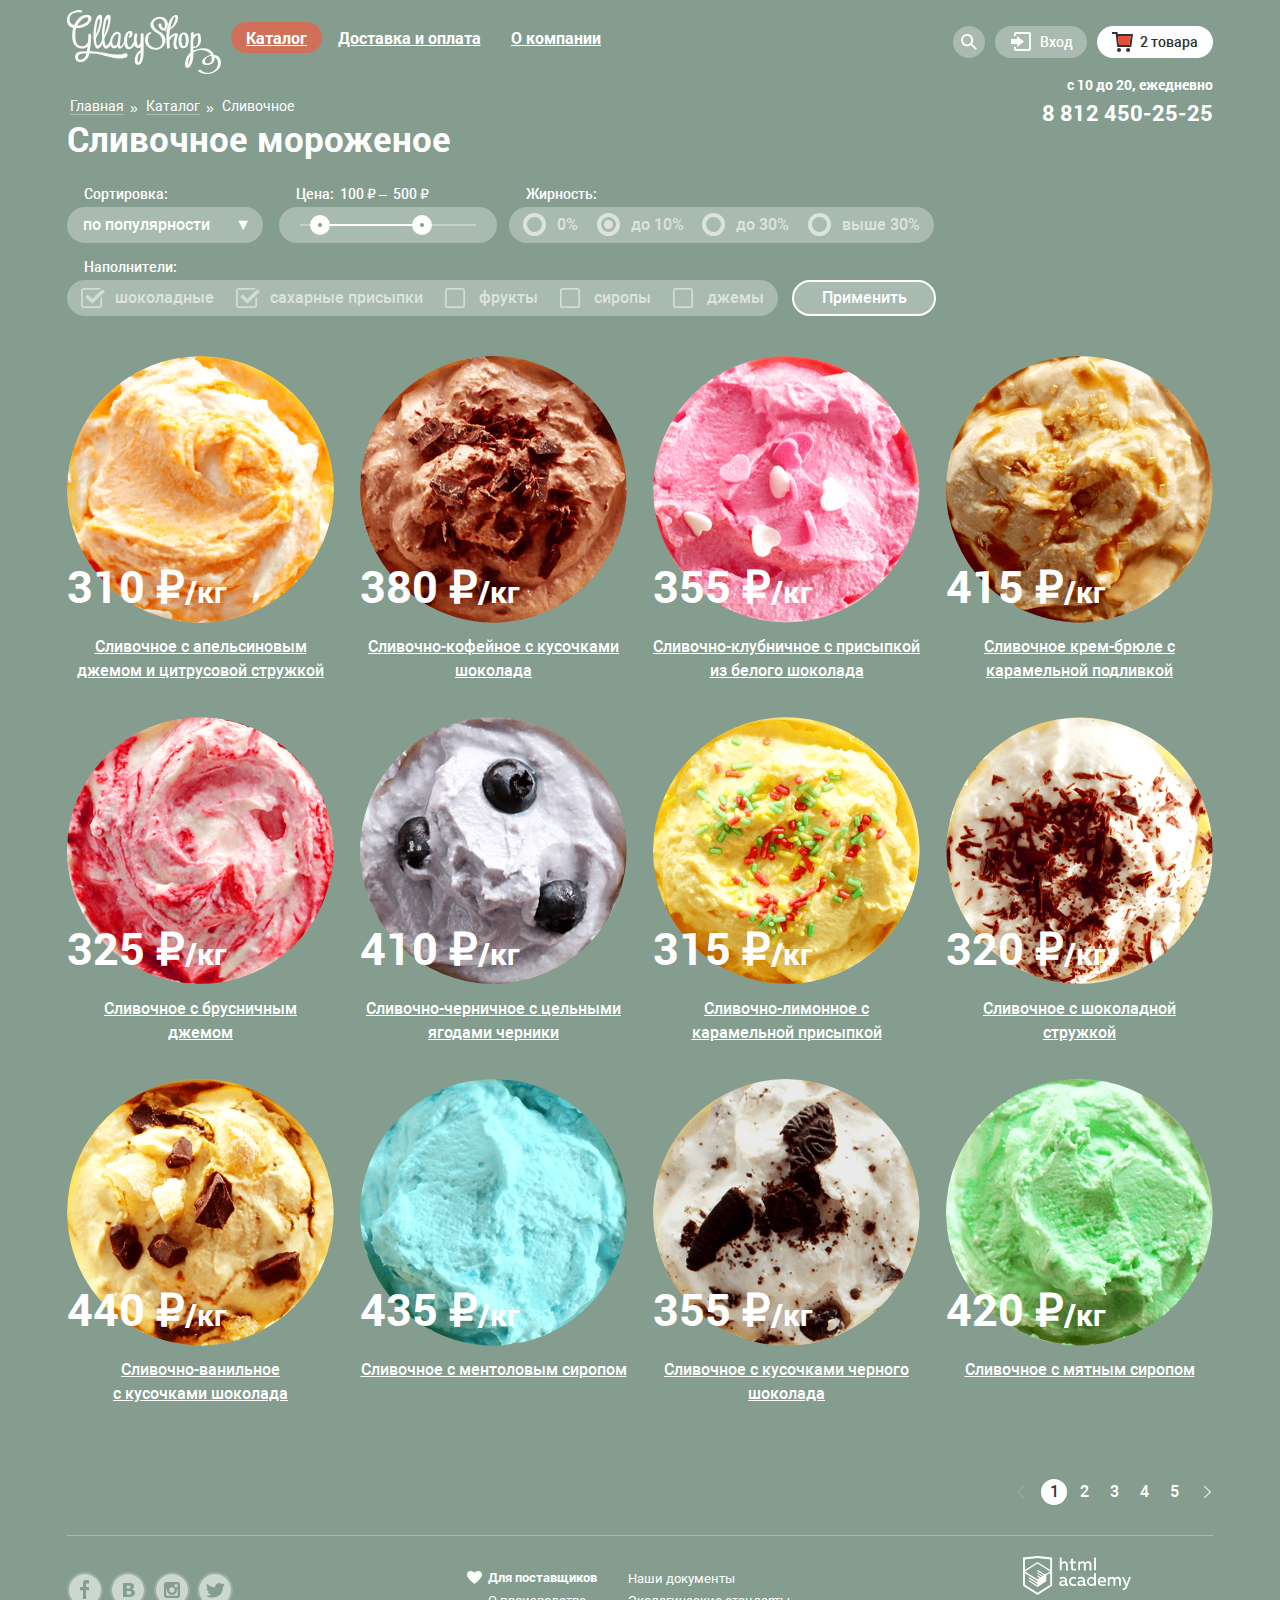
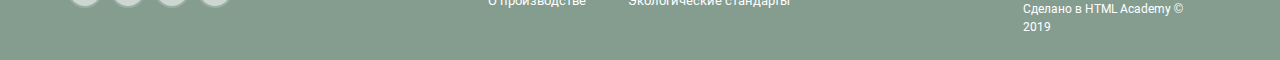
<file: inner.html>
<!DOCTYPE html>
<html lang="ru">

<head>
  <meta charset="utf-8">
  <title>HTML Academy: Глейси каталог</title>
  <link rel="preload" href="fonts/roboto.woff2" as="font">
  <link rel="preload" href="fonts/robotomedium.woff2" as="font">
  <link rel="preload" href="fonts/robotobold.woff2" as="font">
  <link href="css/normalize.css" rel="stylesheet">
  <link href="css/style-min.css" rel="stylesheet">
</head>

<body class="page">

  <header class="page-header">
    <div class="page-container page-header--container">
      <!-- контейнер шапки-->
      <!-- ЛОГОТИП -->
      <a class="page-header__logo-link" href="index.html"><svg width="154" height="64">
          <path d="M59.341 43.15a3.806 3.806 0 00-2.152.38s-3.002 2.58-17.856-.39c-10.92-2.188-16.595-1.962-16.595-1.962s1.832-12.84 1.332-16.436a1.036 1.036 0 00-.342-.686.985.985 0 00-.71-.25c-1.09 0-1.751.432-1.751 1.028.094 2.427.01 4.859-.25 7.273a6.136 6.136 0 01-2.421 3.09 5.884 5.884 0 01-3.755.937c-4.754-.339-5.755-3.852-6.175-6.246-.42-2.393-.66-9.081.59-11.814 0 0 7.167.257 11.67-3.688 4.505-3.944 4.225-7.355 2.093-8.814-2.132-1.459-7.127-1.202-10.96 2.394a19.896 19.896 0 00-5.085 7.19S1.34 13.925 2.63 7.885c1.372-6.308 9.77-5.568 9.77-5.568 1.75.349 1.83.513 2.411-.083.58-.595 1.001-2.136-1.751-2.229C10.307-.088 2.05 1.31.468 6.938-1.223 12.928 1.9 17.211 6.093 17.88c0 0-2.292 10.376.541 15.512a9.05 9.05 0 003.555 3.87 8.723 8.723 0 005.053 1.185c1.651 0 4.574-.945 5.404-2.312 0 0-.39 3.678-.72 5.014 0 0-6.946-.093-9.118 1.027-3.694 2.003-2.923 6.698-1.502 8.362 1.201 1.418 4.815 2.188 7.427.925a10.017 10.017 0 003.757-3.231 10.368 10.368 0 001.798-4.68c4.226-.223 8.46.249 12.541 1.398 6.176 1.89 14.773 3.657 17.356 3.657 2.582 0 8.007-.76 8.337-2.97.18-1.458-.35-2.218-1.18-2.485zM15.872 8.819s3.283-2.568 4.855-.965c.352.39.556.899.572 1.431a2.245 2.245 0 01-.482 1.466c-.661.883-2.402 3.678-10.67 5.064 0 0 2.602-4.684 5.725-6.996zm.27 39.973s-4.534 2.537-5.004-.904a3.314 3.314 0 01.18-2.153 3.2 3.2 0 011.462-1.556c.79-.4 1.871-.904 6.585-.73a6.614 6.614 0 01-.94 3.098 6.402 6.402 0 01-2.283 2.245z"
            fill="" />
          <path d="M73.644 24.382v7.078a5.877 5.877 0 01-.86 2.6 5.708 5.708 0 01-1.182 1.51c-.53.472-.88-.586-1.08-1.028-1.392-2.99-.722-6.996-.181-10.13.25-1.5-2.712-1.109-2.943.227a31.002 31.002 0 00-.55 8.126 1.836 1.836 0 00-.749.228c-.23.13-.433.307-.592.522-.51 1.12-2.002 4.838-3.834 3.349-1.321-1.028-1.461-3.842-1.601-5.414-.16-2.179.12-4.368.82-6.431-.06.175 1.141-2.907 1.672-1.757.143.549.163 1.123.057 1.68a3.778 3.778 0 01-.668 1.536c-1.571 1.212.871 1.715 1.822.976 1.802-1.387 3.003-5.866-.07-6.4-3.473-.596-5.445 3-6.176 5.855a19.1 19.1 0 00-.5 5.013c-.48.863-2.102 3.637-3.053 4.11-1.12.595-1.1-.237-1.06-.771.04-.534.54-5.29.81-8.496a6.067 6.067 0 00-.5-3.75c-.43-.893-4.004-2.896-7.147.864a12.38 12.38 0 00-3.083 7.19c-.21.432-.44.894-.71 1.398-1.502 2.825-3.393 4.017-4.064 2.054a16.044 16.044 0 01-.75-6.359 40.098 40.098 0 005.064-12.07c1.501-6.842 1.221-10.242.41-10.818-.81-.575-4.253-1.993-6.325 6.42a56.218 56.218 0 00-1.592 18.369 44.92 44.92 0 01-1.23 2.496c-1.502 2.825-3.384 4.017-4.064 2.055a16.045 16.045 0 01-.711-6.36 40.102 40.102 0 005.065-12.07c1.55-6.934 1.24-10.334.43-10.91-.81-.575-4.254-1.993-6.316 6.42-2.062 8.414-2.472 17.588-.5 23.752 0 0 1.08 3.472 3.103 3.215 1.671-.215 3.663-1.9 4.834-5.044.132.618.296 1.229.49 1.829 0 0 1.081 3.472 3.103 3.215 1.371-.174 3.003-1.356 4.144-3.513.71 1.88 2.242 3.431 4.214 3.082 2.672-.493 3.222-1.983 3.222-1.983s-.05 2.445 1.662 2.445c1.521 0 2.732-.914 3.933-3.246.41-.791.651-1.253.781-1.52.35 2.208 1.241 4.17 3.003 4.961 3.002 1.336 5.625-1.202 7.166-3.708.198.604.52 1.157.945 1.622.425.464.943.829 1.517 1.07a3.66 3.66 0 002.022.065 3.729 3.729 0 001.762-1.021v3.616a2.523 2.523 0 00-1.552.431 12.018 12.018 0 00-3.454 4.85 12.322 12.322 0 00-.74 5.958c.043.546.216 1.073.505 1.533.29.46.685.84 1.151 1.106a3.168 3.168 0 003.059.042c3.103-1.387 3.573-6.164 3.833-9.081.63-7.017.14-14.32.14-21.358 0-1.294-2.902-.688-2.902.37zM30.275 12.876c.69-2.722 1.331-3.811 2.002-3.811.67 0 .93.73.46 3.082a61.378 61.378 0 01-4.093 13.098s.94-9.636 1.631-12.369zm8.428 0c.69-2.722 1.33-3.811 1.951-3.811.62 0 .941.73.47 3.082-.47 2.352-2.001 8.855-4.093 13.098 0 0 1.001-9.636 1.672-12.369zm12.871 12.81c-.08.596-.46 4.408-1 6.462-.541 2.055-.912 2.784-2.533 3.493-1.621.709-2.442-1.459-2.442-1.459-1.151-3.287.39-6.163 1.671-8.136 1.281-1.972 2.573-2.147 3.313-2.054.174.044.337.123.48.232.145.11.266.247.358.404a1.418 1.418 0 01.153 1.059zm21.99 18.492c.06 2.762-.48 5.503-1.582 8.023-.7.144-1-.123-1.24-1.274a11.308 11.308 0 010-3.338 9.32 9.32 0 012.782-5.291c.05.647.05 1.274.04 1.88zM92.38 21.475a10.782 10.782 0 01-3.457-2.496 11.107 11.107 0 01-2.258-3.668c-1.28-3.924 2.923-6.821 6.276-6.647 3.353.175 5.145 3.72 5.005 6.893-.06 1.12-.751 3.647-2.102 2.333a6.61 6.61 0 01-1.562-3.73c-.2-1.243-3.102-.503-2.902.802.58 3.76 4.524 7.9 7.907 3.965a7.639 7.639 0 001.424-3.042 7.763 7.763 0 00-.01-3.375 7.63 7.63 0 00-1.441-3.034 7.39 7.39 0 00-2.586-2.086 10.002 10.002 0 00-7.066-.14 10.31 10.31 0 00-5.475 4.589c-2.732 4.982 2.753 9.851 6.636 11.629 6.236 3.42 6.466 14.433-1.822 14.505a8.208 8.208 0 01-4.728-1.644 8.557 8.557 0 01-2.968-4.119c-.57-1.726-.28-7.756 2.001-8.218 1.812-.36 1.322-2.055-.45-1.736-3.713.74-5.085 5.66-4.724 9.101.58 5.486 5.585 8.558 10.64 8.517a9.418 9.418 0 006.184-2.09 9.868 9.868 0 003.454-5.666 9.822 9.822 0 00-1.114-6.43 9.426 9.426 0 00-4.861-4.213z"
            fill="" />
          <path d="M110.977 37.798c-2.852-1.602-1.221-7.776-.79-10.15.28-1.53 1.551-3.893-.491-4.417-2.392-.595-5.235 1.736-7.286 3.966-.002-2.572.182-5.14.55-7.684 3.165-1.621 5.699-4.298 7.186-7.592 1.302-2.671 1.942-8.219-2.462-6.595-4.003 1.438-5.375 6.163-6.626 9.954a31.596 31.596 0 00-1.09 4.49c-.4.171-.807.322-1.222.451-1.661.535-1.441 1.449.24.915l.811-.267c-.8 5.763-.26 11.803.25 17.464 0 .554 3.003 0 2.893-.802-.22-2.527-.41-5.054-.49-7.56.241-.073.459-.212.63-.401a22.873 22.873 0 013.083-3.257c.3-.277.61-.534.921-.78l.46-.35c.671-.544.801-.555.38 0-.156.98-.364 1.95-.62 2.907-.551 3.082-2.132 9.133 1.341 11.075.751.39 3.453-.76 2.332-1.367zm-6.496-24.768c.311-.914.721-1.818 1.101-2.701.471-1.11 1.732-4.9 2.643-3.082.73 1.448-.421 3.821-.931 5.208a12.185 12.185 0 01-4.004 5.445c.292-1.649.69-3.275 1.191-4.87z"
            fill="" />
          <path d="M121.737 30.597c0-3.38-.37-7.715-4.304-8.074-4.314-.401-6.005 4.232-6.065 7.694a.6.6 0 00.35.586c0 3.236.761 7.458 4.514 7.386 4.184-.062 5.505-3.811 5.505-7.592zm-5.005 5.63c-2.442-1.028-2.222-5.352-2.061-7.438a.572.572 0 00-.043-.308.552.552 0 00-.198-.236c.301-2.055 1.081-5.137 2.863-3.606 1.421 1.253 1.451 4.263 1.521 6 .06 1.211-.09 6.348-2.072 5.588h-.01zM153.265 49.14c-1.121-2.959-3.583-4.11-6.296-4.233a11.622 11.622 0 00-1.131-2.136c-3.913-5.949-13.201-5.137-19.497-2.055 0-.935-.09-1.87-.13-2.805a7.152 7.152 0 003.651-.665 7.366 7.366 0 002.865-2.416c1.671-2.456 1.431-6.811.77-9.565-.62-2.588-3.082-2.126-4.934-1.263a7.38 7.38 0 00-1.862 1.294c0-.688.11-1.387.16-2.054.111-1.582-2.842-1.182-2.942.215-.461 6.36-.3 12.698-.441 19.047a15.117 15.117 0 00-4.12 5.556 15.504 15.504 0 00-1.254 6.863c0 2.332 1.931 4.11 4.003 2.445 2.893-2.28 3.774-6.81 4.174-10.273.164-1.545.217-3.1.16-4.653a13.756 13.756 0 017.592-2.355 13.752 13.752 0 017.622 2.252 7.091 7.091 0 012.272 2.774 17.953 17.953 0 00-4.624 1.52c-1.712.843-4.254 2.836-4.134 5.065-.02.705.197 1.396.615 1.957a2.996 2.996 0 001.677 1.125.883.883 0 00.29.092c6.146 1.027 10.72-2.702 9.839-7.951 3.003 1.674 4.114 5.557 3.053 8.896-2.392 7.5-11.601 9.174-16.965 4.16-.581-.533-3.193.597-2.733 1.028 7.747 7.263 27.044.545 22.32-11.865zm-29.967-1.819a16.327 16.327 0 01-1.141 5.28c-.25.566-.52 1.11-.811 1.645 0 0-.26.061-.31-.74a15.08 15.08 0 012.342-8.105c-.02.636-.04 1.284-.08 1.92zm3.133-18.347a.82.82 0 00.15-.175 14.398 14.398 0 011.902-2.578 7.927 7.927 0 011.811-1.562c.321.165.651 1.028.771 2.189.31 2.855.441 10.375-3.943 9.666a2.347 2.347 0 00-1.001.175c-.01-2.61.13-5.157.31-7.715zm13.092 24.388h-.06c-1.682-.41-1.502-2.055-1.281-3.164.49-2.6 3.573-3.996 6.115-4.11 1.291 3.699.3 8.127-4.774 7.274z"
            fill="" /></svg></a>
      <!-- НАВИГАЦИЯ ПО САЙТУ -->
      <nav class="page-header__navigation navigation">
        <ul class="navigation__list list">
          <li class="navigation__item navigation__item--current catalog" tabindex="0"><a href="">Каталог</a>
            <!-- ВЫПАДАЮЩЕЕ МЕНЮ КАТАЛОГА -->
            <ul class="catalog__dropdown-list list">
              <li class="catalog__item catalog__item--news"><a href="">Новинки</a></li>
              <li class="catalog__item catalog__item--current"><a href="">Сливочное</a></li>
              <!-- не активна -->
              <li class="catalog__item"><a href="">Щербеты</a></li>
              <li class="catalog__item"><a href="">Фруктовый лед</a></li>
              <li class="catalog__item"><a href="">Мелорин</a></li>
            </ul>
            <!-- конец списка пунктов каталога -->
          </li>
          <li class="navigation__item" tabindex="0"><a href="">Доставка и оплата</a></li>
          <li class="navigation__item" tabindex="0"><a href="">О компании</a></li>
        </ul>
        <!-- конец навигации -->
      </nav>

      <div class="page-header__interactive-container">
        <!-- ПОИСК ПО САЙТУ -->
        <div class="page-header__search-container">
          <a class="page-header__search-link" href=""></a>
          <div class="page-header__search search">
            <!-- ФОРМА ПОИСКА -->
            <form action="#" method="get">
              <label class="visually-hidden" for="search-id">Поиск по сайту</label>
              <input class="search__input text-input" type="search" id="search-id" name="search" placeholder="Крем-брюле">
            </form>
          </div>
          <!-- конец модального окна поиска -->
        </div>
        <!-- конец контейнера поиска -->

        <!-- АВТОРИЗАЦИЯ -->
        <div class="page-header__authorization-container">
          <a class="page-header__authorization-link" href="">Вход</a>
          <!-- ссылка, т.к. в случае неработающего js будет вести на другую страницу -->
          <div class="page-header__authorization authorization">
            <!-- ФОРМА АВТОРИЗАЦИИ -->
            <form action="#" method="post">
              <label class="visually-hidden" for="email-id">Электронная почта</label>
              <input class="authorization__input text-input" type="email" id="email-id" name="email" placeholder="email@example.com">
              <label class="visually-hidden" for="password-id">Пароль</label>
              <input class="authorization__input text-input" type="email" id="password-id" name="password" placeholder="******">
              <input class="authorization__button btn" type="submit" value="Войти">
              <p class="authorization__help"><a class="authorization__help-link" href="">Забыли пароль?</a><a class="authorization__help-link" href="">Новая регистрация</a></p>

            </form>
          </div>
          <!-- конец модального окна авторизации -->
        </div>
        <!-- конец контейнера авторизации -->


        <!-- КНОПКА ДОБАВЛЕНИЯ ТОВАРА -->
        <div class="page-header__cart-container page-header__cart-container--notempty">
          <a class="page-header__cart-link page-header__cart-link--notempty" href="">2 товара</a>
          <div class="page-header__cart cart">
            <!-- МОДАЛЬНОЕ ОКНО ПРОСМОТРА КОРЗИНЫ И ЗАКАЗА -->
            <table class="cart__list">

              <tr>
                <td>
                  <button class="cart__remove-button"></button><img src="img/goods-11-orange.png" width="33" height="33" alt="Изображение апельсинового мороженого в заказе">
                  <p class="cart__goods-name">Пломбир с апельсиновым джемом</p>
                </td>
                <td>
                  <p class="cart__weight">1,5 кг х <span>200 руб.</span></p>
                </td>

                <td>
                  <p class="cart__price">300 руб.</p>
                </td>
              </tr>
              <tr>
                <td>
                  <button class="cart__remove-button"></button><img src="img/goods-13-cream-strowberry.png" width="33" height="33" alt="Изображение клубничного мороженого в заказе">
                  <p class="cart__goods-name">Клубничный пломбир с присыпкой из белого шоколада</p>
                </td>
                <td>
                  <p class="cart__weight">1,5 кг х <span>300 руб.</span></p>
                </td>

                <td>
                  <p class="cart__price">450 руб.</p>
                </td>
              </tr>
              <tr>
                <td colspan="3">
                  <p class="cart__result-price">Итого: <span>750 руб.</span></p>
                </td>
              </tr>

            </table>
            <a class="cart__purchase-link btn" href="">Оформить заказ</a>
          </div>
          <!-- конец модального окна корзины -->
        </div>
        <!-- конец контейнера корзины -->
      </div>
      <!-- конец конейнера интерактивных элементов -->
      <!-- ЗВОНИТЬ СЮДА -->
      <p class="page-header__contacts">с 10 до 20, ежедневно<br><a class="page-header__contacts-tel" href="tel:88124502525">8 812 450-25-25</a></p>
    </div>
    <!-- конец конейнера шапки -->
  </header>

  <main class="catalog-main-page">
    <div class="page-container catalog-main-page--container">
      <!-- контейнер главной области страницы-->
      <h1 class="catalog-main-page__caption">Сливочное мороженое</h1>
      <!-- ХЛЕБНЫЕ КРОШКИ -->
      <ul class="catalog-main-page__breadcrumbs breadcrumbs list">
        <li class="breadcrumbs__parent-nodes"><a href="index.html">Главная</a></li>
        <li class="breadcrumbs__parent-nodes"><a href="">Каталог</a></li>
        <li><a href="">Сливочное</a></li>
        <!-- не активна -->
      </ul>
      <!-- конец хлебных крошек -->

      <!-- БЛОК С ФИЛЬТРАМИ -->
      <section class="catalog-main-page__filters filters">
        <h2 class="visually-hidden">Фильтры</h2>
        <form class="filters__form" method="get" action="?">
          <ul class="filters__list list">
            <li class="filters__item filters__item--creteria-sort">
              <h3 class="filters__filter-caption">Сортировка:</h3>
              <p class="filters__creteria-default" tabindex="0">по популярности <span>&#9660;</span></p>
              <ul class="filters__creteria-list list">
                <li><button type="button" class="filters__sort-button filters__sort-button--current">по популярности</button></li>
                <li><button type="button" class="filters__sort-button">сначала недорогие</button></li>
                <li><button type="button" class="filters__sort-button">сначала дорогие</button></li>
                <li><button type="button" class="filters__sort-button">по жирности</button></li>
              </ul>
              <!-- конец сортировки по общим признакам -->
            </li>

            <li class="filters__item filters__item--price-sort">

              <!-- ФОРМА type="range" ФИЛЬТРА ПО ЦЕНЕ -->
              <fieldset class="filters__price-range range">

                <legend class="visually-hidden">Стоимость:</legend>
                <p class="filters__filter-caption">Цена:&thinsp;
                  <label class="range__price--min">100&thinsp;&#8381;&thinsp;&ndash;&thinsp;<input class="visually-hidden" name="min-price" type="text" value="100"></label>
                  <label class="range__price--max">500&thinsp;&#8381;<input class="visually-hidden" name="max-price" type="text" value="500"></label>
                </p>
                <input class="visually-hidden" type="range" name="price" value="1000" id="range-scale">
                <label class="visually-hidden" for="range-scale">range-scale</label>
                <div class="range__controls">
                  <div class="range__bar-container">
                    <div class="range__bar" style="margin-left: 11%; width: 59%">
                      <div class="range__control range__control--min"></div>
                      <div class="range__control range__control--max"></div>
                    </div>
                    <!-- конец шкалы ранжирования -->
                  </div>
                  <!-- конец контейнера шкалы ранжирования -->
                </div>

              </fieldset>
            </li>

            <li class="filters__item filters__item--fat-content-sort">
              <h3 class="filters__filter-caption">Жирность:</h3>
              <!-- ФОРМА type="radio" ФИЛЬТРА ПО ЖИРНОСТИ -->

              <fieldset class="filters__fat-content-sort fat-content-sort">
                <legend class="visually-hidden">Жирность:</legend>
                <div class="fat-content-sort__wrapper">
                  <p class="filters__input-wrapper"><input class="fat-content-sort__radio visually-hidden" type="radio" name="fat-content" value="n" id="zero">
                    <label class="fat-content-sort__label" for="zero" tabindex="0">0%</label></p>
                  <p class="filters__input-wrapper"><input class="fat-content-sort__radio visually-hidden" type="radio" name="fat-content" value="y" id="light" checked>
                    <label class="fat-content-sort__label" for="light" tabindex="0">до 10%</label></p>
                  <p class="filters__input-wrapper"><input class="fat-content-sort__radio visually-hidden" type="radio" name="fat-content" value="n" id="fat">
                    <label class="fat-content-sort__label" for="fat" tabindex="0">до 30%</label></p>
                  <p class="filters__input-wrapper"><input class="fat-content-sort__radio visually-hidden" type="radio" name="fat-content" value="n" id="enormous">
                    <label class="fat-content-sort__label" for="enormous" tabindex="0">выше 30%</label></p>
                </div>
                <!-- конец вспомогательного контейнера для флексов внутри филдсета -->
              </fieldset>

            </li>

            <li class="filters__item filters__item--complement-sort">
              <h3 class="filters__filter-caption">Наполнители:</h3>
              <!-- ФОРМА type="checkbox" ФИЛЬТРА ПО НАПОЛНИТЕЛЯМ -->

              <fieldset class="filters__complement-sort complement-sort">
                <legend class="visually-hidden">Особенности:</legend>
                <div class="complement-sort__wrapper">
                  <p class="filters__input-wrapper"><input class="complement-sort__checkbox visually-hidden" type="checkbox" name="slider" id="chocolate" checked>
                    <label class="complement-sort__label" for="chocolate" tabindex="0">шоколадные</label></p>
                  <p class="filters__input-wrapper"><input class="complement-sort__checkbox visually-hidden" type="checkbox" name="advantages" id="sugar" checked>
                    <label class="complement-sort__label" for="sugar" tabindex="0">сахарные присыпки</label></p>
                  <p class="filters__input-wrapper"><input class="complement-sort__checkbox visually-hidden" type="checkbox" name="news" id="fruit">
                    <label class="complement-sort__label" for="fruit" tabindex="0">фрукты</label></p>
                  <p class="filters__input-wrapper"><input class="complement-sort__checkbox visually-hidden" type="checkbox" name="gallery" id="syrup">
                    <label class="complement-sort__label" for="syrup" tabindex="0">сиропы</label></p>
                  <p class="filters__input-wrapper"><input class="complement-sort__checkbox visually-hidden" type="checkbox" name="cart" id="jam">
                    <label class="complement-sort__label" for="jam" tabindex="0">джемы</label></p>
                </div>
                <!-- конец вспомогательного контейнера для флексов внутри филдсета -->
              </fieldset>
            </li>

            <li class="filters__item filters__item--submit">
              <h3 class="visually-hidden">Кнопка отправки формы</h3>
              <button class="filters__submit-button" type="submit">Применить</button>
            </li>
          </ul>
          <!-- конец списка фильтров -->
        </form>
      </section>
      <!-- БЛОК С ТОВАРАМИ -->
      <section class="catalog-main-page__cards cards">
        <h2 class="visually-hidden">Список товаров</h2>
        <ul class="cards__list cards__list--goods list">
          <li class="cards__item" tabindex="0">
            <img class="cards__pic" src="img/goods-11-orange.png" width="267" height="267" alt="Купить Сливочное с апельсиновым джемом и цитрусовой стружкой">
            <p class="cards__price">310 ₽<span class="cards__measure">/кг</span></p>
            <h3 class="cards__caption"><a class="cards__description-purchase-link" href="">Сливочное с апельсиновым джемом и цитрусовой стружкой</a></h3>
            <a class="cards__view-link btn" href="">Быстрый просмотр</a>
          </li>


          <li class="cards__item" tabindex="0">
            <img class="cards__pic" src="img/goods-12-coffee.png" width="267" height="267" alt="Купить Сливочно-кофейное с кусочками шоколада">
            <p class="cards__price">380 ₽<span class="cards__measure">/кг</span></p>
            <h3 class="cards__caption"><a class="cards__description-purchase-link" href="">Сливочно-кофейное с кусочками шоколада</a></h3>
            <a class="cards__view-link btn" href="">Быстрый просмотр</a>
          </li>


          <li class="cards__item" tabindex="0">
            <img class="cards__pic" src="img/goods-13-cream-strowberry.png" width="267" height="267" alt="Купить Сливочно-клубничное с присыпкой из белого шоколада">
            <p class="cards__price">355 ₽<span class="cards__measure">/кг</span></p>
            <h3 class="cards__caption"><a class="cards__description-purchase-link" href="">Сливочно-клубничное с присыпкой из белого шоколада</a></h3>
            <a class="cards__view-link btn" href="">Быстрый просмотр</a>
          </li>


          <li class="cards__item" tabindex="0">
            <img class="cards__pic" src="img/goods-14-caramel.png" width="267" height="267" alt="Купить Сливочное крем-брюле с карамельной подливкой">
            <p class="cards__price">415 ₽<span class="cards__measure">/кг</span></p>
            <h3 class="cards__caption"><a class="cards__description-purchase-link" href="">Сливочное крем-брюле с карамельной подливкой</a></h3>
            <a class="cards__view-link btn" href="">Быстрый просмотр</a>
          </li>


          <li class="cards__item" tabindex="0">
            <img class="cards__pic" src="img/goods-21-lingonberry.png" width="267" height="267" alt="Купить Сливочное с брусничным джемом">
            <p class="cards__price">325 ₽<span class="cards__measure">/кг</span></p>
            <h3 class="cards__caption"><a class="cards__description-purchase-link" href="">Сливочное с брусничным<br> джемом</a></h3>
            <a class="cards__view-link btn" href="">Быстрый просмотр</a>
          </li>


          <li class="cards__item" tabindex="0">
            <img class="cards__pic" src="img/goods-22-blueberry.png" width="267" height="267" alt="Купить Сливочно-черничное с цельными ягодами черники">
            <p class="cards__price">410 ₽<span class="cards__measure">/кг</span></p>
            <h3 class="cards__caption"><a class="cards__description-purchase-link" href="">Сливочно-черничное с цельными ягодами черники</a></h3>
            <a class="cards__view-link btn" href="">Быстрый просмотр</a>
          </li>


          <li class="cards__item" tabindex="0">
            <img class="cards__pic" src="img/goods-23-lemon.png" width="267" height="267" alt="Купить Сливочно-лимонное с карамельной присыпкой">
            <p class="cards__price">315 ₽<span class="cards__measure">/кг</span></p>
            <h3 class="cards__caption"><a class="cards__description-purchase-link" href="">Сливочно-лимонное с карамельной присыпкой</a></h3>
            <a class="cards__view-link btn" href="">Быстрый просмотр</a>
          </li>


          <li class="cards__item" tabindex="0">
            <img class="cards__pic" src="img/goods-24-cream-chocolate.png" width="267" height="267" alt="Купить Сливочное с шоколадной стружкой">
            <p class="cards__price">320 ₽<span class="cards__measure">/кг</span></p>
            <h3 class="cards__caption"><a class="cards__description-purchase-link" href="">Сливочное с шоколадной стружкой</a></h3>
            <a class="cards__view-link btn" href="">Быстрый просмотр</a>
          </li>


          <li class="cards__item" tabindex="0">
            <img class="cards__pic" src="img/goods-31-vanilla.png" width="267" height="267" alt="Купить Сливочно-ванильное с кусочками шоколада">
            <p class="cards__price">440 ₽<span class="cards__measure">/кг</span></p>
            <h3 class="cards__caption"><a class="cards__description-purchase-link" href="">Сливочно-ванильное<br> с кусочками шоколада</a></h3>
            <a class="cards__view-link btn" href="">Быстрый просмотр</a>
          </li>


          <li class="cards__item" tabindex="0">
            <img class="cards__pic" src="img/goods-32-menthol.png" width="267" height="267" alt="Купить Сливочноe с ментоловым сиропом">
            <p class="cards__price">435 ₽<span class="cards__measure">/кг</span></p>
            <h3 class="cards__caption"><a class="cards__description-purchase-link" href="">Сливочноe с ментоловым сиропом</a></h3>
            <a class="cards__view-link btn" href="">Быстрый просмотр</a>
          </li>


          <li class="cards__item" tabindex="0">
            <img class="cards__pic" src="img/goods-33-black-chocolate.png" width="267" height="267" alt="Купить Сливочное с кусочками черного шоколада">
            <p class="cards__price">355 ₽<span class="cards__measure">/кг</span></p>
            <h3 class="cards__caption"><a class="cards__description-purchase-link" href="">Сливочное с кусочками черного шоколада</a></h3>
            <a class="cards__view-link btn" href="">Быстрый просмотр</a>
          </li>


          <li class="cards__item" tabindex="0">
            <img class="cards__pic" src="img/goods-34-mint.png" width="267" height="267" alt="Купить Сливочное с мятным сиропом">
            <p class="cards__price">420 ₽<span class="cards__measure">/кг</span></p>
            <h3 class="cards__caption"><a class="cards__description-purchase-link" href="">Сливочное с мятным сиропом</a></h3>
            <a class="cards__view-link btn" href="">Быстрый просмотр</a>
          </li>
        </ul>
        <!-- конец списка товаров -->

      </section>
      <!-- ПАГИНАЦИЯ -->
      <ul class="catalog-main-page__pagination pagination list">
        <li class="pagination__item pagination__item--back"><a href="" aria-label="Назад"></a></li>
        <!-- не активна -->
        <li class="pagination__item pagination__item--current"><a href="">1</a></li>
        <!-- не активна -->
        <li class="pagination__item pagination__item--available"><a href="">2</a></li>
        <li class="pagination__item pagination__item--available"><a href="">3</a></li>
        <li class="pagination__item pagination__item--available"><a href="">4</a></li>
        <li class="pagination__item pagination__item--available"><a href="">5</a></li>
        <li class="pagination__item pagination__item--forward"><a href="" aria-label="Вперёд"></a></li>
      </ul>
      <!-- конец пагинации -->
    </div>
    <!-- конец контейнера главной области страницы -->
  </main>
  <footer class="page-footer">
    <div class="page-container page-container--footer">
      <!-- контейнер футера-->
      <section class="page-footer__social social">
        <h2 class="visually-hidden">Ссылки на соцсети</h2>
        <ul class="social__list list">
          <li>
            <a class="social__link social__link--fb" href="" aria-label="Наш Фейсбук"></a>
          </li>
          <li>
            <a class="social__link social__link--vk" href="" aria-label="Наш Вконтакте"></a>
          </li>
          <li>
            <a class="social__link social__link--inst" href="" aria-label="Наш Инстаграм"></a>
          </li>
          <li>
            <a class="social__link social__link--tw" href="" aria-label="Наш Твиттер"></a>
          </li>
        </ul>
      </section>
      <section class="page-footer__mere-information more-information">
        <h2 class="visually-hidden">Юридическая информация</h2>
        <ul class="more-information__list list">
          <li class="more-information__item more-information__item--favorite">
            <a class="more-information__item-link" href="">Для поставщиков</a>
          </li>
          <li class="more-information__item">
            <a class="more-information__item-link" href="">Наши документы</a>
          </li>
          <li class="more-information__item">
            <a class="more-information__item-link" href="">О производстве</a>
          </li>
          <li class="more-information__item">
            <a class="more-information__item-link" href="">Экологические стандарты</a>
          </li>
        </ul>
      </section>
      <div class="page-footer__copy copy">
        <h2 class="visually-hidden">Логотип и копирайт</h2>
        <p class="copy__info">
          <a class="copy__info-link" href="https://htmlacademy.ru" aria-label="Переход на страницу лендинга Академии"><svg width="108" height="39">
              <path d="M44.582 28.426c.188-.012.373-.049.552-.11v1.41a3.193 3.193 0 01-1.18.222 1.58 1.58 0 01-.985-.223 1.72 1.72 0 01-.68-.785c-.89.757-2.001 1.16-3.142 1.14-1.513 0-2.912-.878-2.912-2.702 0-2.258 1.98-2.954 3.712-2.954.73.012 1.456.1 2.17.262v-.312c0-1.099-.762-1.875-2.19-1.875a7.03 7.03 0 00-2.997.685V21.37a9.612 9.612 0 013.188-.585c2.36 0 3.807 1.19 3.807 3.86v3.166c-.013.151.03.301.122.418a.534.534 0 00.535.197zm-6.434-1.21c.029.379.199.73.472.975.273.246.627.366.984.336h.105a3.298 3.298 0 002.408-1.008v-1.522a9.145 9.145 0 00-1.809-.222c-1.047 0-2.16.353-2.16 1.462v-.02zM50.502 20.765a4.83 4.83 0 012.57.675v1.805a3.886 3.886 0 00-2.303-.736 2.652 2.652 0 00-2 .683c-.554.5-.9 1.21-.96 1.979-.06.768.169 1.53.638 2.12.469.589 1.14.957 1.865 1.024.152.01.305.01.457 0 .85 0 1.686-.233 2.427-.675v1.814a5.975 5.975 0 01-2.76.605 3.979 3.979 0 01-1.63-.22 4.147 4.147 0 01-1.425-.865 4.424 4.424 0 01-1.002-1.378 4.65 4.65 0 01-.426-1.68v-.433c-.02-.601.074-1.2.273-1.762.2-.562.503-1.078.891-1.516a4.328 4.328 0 011.372-1.038 4.113 4.113 0 011.642-.402c.123-.01.248-.01.371 0zM62.666 28.426c.188-.012.373-.049.552-.11v1.41a3.194 3.194 0 01-1.18.222 1.58 1.58 0 01-.985-.223 1.721 1.721 0 01-.68-.785c-.89.757-2.001 1.16-3.142 1.14-1.513 0-2.912-.878-2.912-2.702 0-2.258 1.98-2.954 3.712-2.954.73.012 1.456.1 2.17.262v-.312c0-1.099-.761-1.875-2.19-1.875a7.03 7.03 0 00-2.997.685V21.37a9.612 9.612 0 013.188-.585c2.36 0 3.807 1.19 3.807 3.86v3.166c-.013.151.03.301.121.418a.535.535 0 00.536.197zm-6.434-1.21c.03.379.199.73.472.975.273.246.627.366.984.336h.105a3.298 3.298 0 002.408-1.008v-1.522a9.143 9.143 0 00-1.809-.222c-1.056 0-2.16.353-2.16 1.462v-.02zM72.974 16.965v12.862h-1.675v-1.401a3.94 3.94 0 01-1.408 1.224 3.701 3.701 0 01-1.78.409 4.302 4.302 0 01-2.922-1.464 4.81 4.81 0 01-1.187-3.183 4.81 4.81 0 011.188-3.183 4.302 4.302 0 012.92-1.464 3.624 3.624 0 011.65.346c.52.244.98.608 1.349 1.065v-5.211h1.903-.038zm-4.53 5.524c-.733 0-1.435.308-1.952.856a3.013 3.013 0 00-.809 2.067c0 .775.291 1.519.809 2.067.517.548 1.22.856 1.951.856a2.742 2.742 0 001.595-.5c.472-.33.842-.801 1.061-1.355v-2.147a3.037 3.037 0 00-1.069-1.34 2.787 2.787 0 00-1.587-.504zM78.999 20.765c3.312 0 4.454 2.833 3.921 5.383h-6.272c.21 1.582 1.666 2.238 3.188 2.238.912 0 1.813-.213 2.637-.625v1.693a6.802 6.802 0 01-2.989.605c-2.55 0-4.759-1.542-4.759-4.647a4.596 4.596 0 011.074-3.19 4.1 4.1 0 012.886-1.457h.314zm.086 1.633a2.157 2.157 0 00-.883.111 2.244 2.244 0 00-.775.46 2.393 2.393 0 00-.549.74c-.135.283-.217.59-.24.907v.06h4.617a2.193 2.193 0 00-.072-.807 2.12 2.12 0 00-.358-.716 1.991 1.991 0 00-.59-.517 1.882 1.882 0 00-.732-.238c-.139-.02-.28-.02-.418 0zM84.805 21.007h1.646v1.099a3.83 3.83 0 011.258-.979 3.63 3.63 0 011.522-.362 2.721 2.721 0 011.482.327c.457.249.843.623 1.116 1.084a4.16 4.16 0 011.322-1.016c.5-.242 1.04-.376 1.59-.395.436-.015.869.069 1.271.244.403.176.766.44 1.064.776.299.336.527.735.67 1.17.142.436.195.899.156 1.358v5.514h-1.904v-5.453a1.753 1.753 0 00-.349-1.233 1.567 1.567 0 00-1.07-.612h-.228a2.74 2.74 0 00-1.131.363c-.35.203-.654.481-.896.817v6.118H90.42v-5.453a1.753 1.753 0 00-.348-1.233 1.567 1.567 0 00-1.07-.612h-.228c-.44.038-.868.18-1.25.415-.382.236-.71.559-.958.946v5.947h-1.761v-8.83zM106.096 21.007H108l-3.902 10.01c-.952 2.298-2.085 3.024-3.351 3.024a5.04 5.04 0 01-1.094-.152v-1.633c.274.089.56.133.847.131.952 0 1.58-.675 2.065-2.016l.172-.443-3.96-8.89h2.027l2.856 6.652 2.436-6.683zM38.7 1.522v5.04c.351-.38.77-.682 1.233-.89a3.626 3.626 0 011.46-.32c.426-.027.853.035 1.256.182a3.21 3.21 0 011.094.677c.319.3.579.663.765 1.07a3.6 3.6 0 01.322 1.67v5.454h-1.904V9.203c.03-.253.013-.51-.052-.756a1.96 1.96 0 00-.325-.676c-.15-.2-.336-.367-.548-.49a1.737 1.737 0 00-.684-.225 1.448 1.448 0 00-.295 0c-.47.03-.927.179-1.33.435a3.021 3.021 0 00-.992 1.037v5.846h-1.904V1.522H38.7zM49.903 2.42v3.144h3.017v1.724h-3.017v4.032c0 1.16.504 1.542 1.58 1.542.577 0 1.15-.12 1.684-.353v1.694a6.326 6.326 0 01-2.236.383c-.334.045-.672.02-.996-.074a2.499 2.499 0 01-.893-.472 2.663 2.663 0 01-.653-.8 2.81 2.81 0 01-.314-1.003 2.703 2.703 0 010-.554V7.268h-1.523V5.544h1.495V2.883l1.856-.464zM55.3 14.384v-8.82h1.646v1.099c.35-.415.779-.748 1.257-.978a3.63 3.63 0 011.522-.363 2.722 2.722 0 011.483.328c.457.248.842.622 1.115 1.084a4.16 4.16 0 011.323-1.016c.5-.243 1.04-.377 1.59-.396.435-.014.868.069 1.27.245.403.176.766.44 1.065.776.298.335.526.734.669 1.17.142.435.195.898.156 1.358v5.513h-1.904V8.931a1.779 1.779 0 00-.05-.662 1.722 1.722 0 00-.287-.59 1.615 1.615 0 00-.481-.427 1.526 1.526 0 00-.6-.196h-.228c-.4.04-.786.168-1.136.376-.349.209-.653.493-.892.834v6.118h-1.903V8.931a1.777 1.777 0 00-.054-.67 1.718 1.718 0 00-.297-.596 1.611 1.611 0 00-.494-.424 1.523 1.523 0 00-.611-.185h-.229c-.44.038-.868.18-1.25.415-.382.236-.71.559-.958.946v5.957h-1.723v.01zM72.974 1.512h-1.856v12.862h1.856V1.512zM14.696 0h-.153L0 1.613v28.224L14.543 39l14.544-9.163V1.613L14.696 0zm12.487 28.678l-12.64 7.963-12.64-7.963V17.136l12.583 7.933v1.442l-8.632-5.444v1.392l8.67 5.513v1.472l-8.66-5.463v1.39l8.67 5.515 8.747-5.545v-5.987l3.902-2.47v11.794zm0-13.266L23.71 17.57l-1.599 1.008-7.614-4.798v1.39l6.51 4.103h-.067l-.142.09-.952.576-5.368-3.387v1.39l4.235 2.672-1 .706-3.197-2.017v1.392l2.103 1.31-2.141 1.36L1.96 15.484 14.496 7.5l12.687 7.912zm0-1.4L14.477 6.047 1.904 14.001V3.417l12.649-1.401 12.64 1.401v10.594h-.01z"
                fill="" /></svg>
          </a><br> Сделано в HTML Academy © 2019
        </p>
      </div>
    </div>
    <!-- конец контейнера футера -->
  </footer>
</body>

</html>
</file>
<file: css/style-min.css>
:root{--primary-color:#fff;--seecondary-color:#323232;--page-logo-color:#fbfcfb;--seecondary-lighten-color:#5a5a5a;--page-background-green:#849d8f;--page-background-blue:#8996a6;--page-background-beige:#9d8b84;--active-link-contrast:#e84d37;--active-link-pale:#ffbc9e;--hover-menu-item-background:#fbded7;--active-menu-item-background:#f6b5a5;--currentpage-menu-item-background:#d07058;--input-border-color:#d3d3d2;--input-border-hover-color:#b2b2b2;--input-border-focus-color:#2e88e4;--input-container-background:#f8f7f4;--contacts-container-background:#fefefe;--placeholder-color:#999;--semitransparent-color:rgba(255,255,255,.3);--currentsort-list-item-background:#1e90ff;--popup-shade:rgba(0,0,0,.3)}@font-face{font-family:"Roboto";src:url(../fonts/roboto.woff2) format("woff2"),url(../fonts/roboto.woff) format("woff");font-weight:400;font-style:normal;font-display:swap}@font-face{font-family:"Roboto";src:url(../fonts/robotomedium.woff2) format("woff2"),url(../fonts/robotomedium.woff) format("woff");font-weight:500;font-style:normal;font-display:swap}@font-face{font-family:"Roboto";src:url(../fonts/robotobold.woff2) format("woff2"),url(../fonts/robotobold.woff) format("woff");font-weight:700;font-style:normal;font-display:swap}body{font-family:"Roboto","Arial",sans-serif;font-weight:700;min-width:1200px}img{max-width:100%;height:auto}a{text-decoration:none;color:inherit}a:focus{outline:none}.btn{background:-webkit-gradient(linear,left top,left bottom,from(#f26843),to(#e74a35));background:-o-linear-gradient(top,#f26843 0%,#e74a35 100%);background:linear-gradient(180deg,#f26843 0%,#e74a35 100%);-webkit-box-shadow:0 2px 2px rgba(172,16,0,.64);box-shadow:0 2px 2px rgba(172,16,0,.64);border-radius:70px}.btn:hover{background:-webkit-gradient(linear,left bottom,left top,from(rgba(255,255,255,.2)),to(rgba(255,255,255,.2))),-webkit-gradient(linear,left top,left bottom,from(#f26843),to(#e74a35));background:-o-linear-gradient(bottom,rgba(255,255,255,.2),rgba(255,255,255,.2)),-o-linear-gradient(top,#f26843 0%,#e74a35 100%);background:linear-gradient(0deg,rgba(255,255,255,.2),rgba(255,255,255,.2)),linear-gradient(180deg,#f26843 0%,#e74a35 100%);-webkit-box-shadow:0 2px 2px #ac1000;box-shadow:0 2px 2px #ac1000;border-radius:70px}.btn:active,.btn:focus{background:-webkit-gradient(linear,left bottom,left top,from(rgba(0,0,0,.07)),to(rgba(0,0,0,.07))),-webkit-gradient(linear,left top,left bottom,from(#f26843),to(#e74a35));background:-o-linear-gradient(bottom,rgba(0,0,0,.07),rgba(0,0,0,.07)),-o-linear-gradient(top,#f26843 0%,#e74a35 100%);background:linear-gradient(0deg,rgba(0,0,0,.07),rgba(0,0,0,.07)),linear-gradient(180deg,#f26843 0%,#e74a35 100%);-webkit-box-shadow:inset 0 2px 2px #942718;box-shadow:inset 0 2px 2px #942718;border-radius:70px;outline:none}.text-input{color:var(--seecondary-color);font-weight:700;padding:0 14px;background-color:var(--primary-color);border-color:var(--input-border-color);border-radius:4px;border-style:solid;outline:none}.text-input::-webkit-input-placeholder{font-size:14px;color:var(--placeholder-color)}.text-input::-moz-placeholder{font-size:14px;color:var(--placeholder-color)}.text-input:-ms-input-placeholder{font-size:14px;color:var(--placeholder-color)}.text-input::-ms-input-placeholder{font-size:14px;color:var(--placeholder-color)}.text-input::placeholder{font-size:14px;color:var(--placeholder-color)}.text-input:hover{border-color:var(--input-border-hover-color)}.text-input:focus{border-color:var(--input-border-focus-color)}.list{list-style:none;padding:0}.visually-hidden{position:absolute;clip:rect(1px 1px 1px 1px);padding:0;border:0;height:1px;width:1px;overflow:hidden}.page-container{-webkit-box-sizing:border-box;box-sizing:border-box;margin:0 auto;padding:0 27px;width:1200px}.page{background-color:var(--page-background-green)}.page--first-slide{background-color:var(--page-background-green);background-image:url(../img/1-slide-raspberry.png);background-repeat:no-repeat;background-position:center 0}.page--second-slide{background-color:var(--page-background-blue);background-image:url(../img/2-slide-lemon.png);background-repeat:no-repeat;background-position:center 0}.page--third-slide{background-color:var(--page-background-beige);background-image:url(../img/3-slide-srawberry.png);background-repeat:no-repeat;background-position:center 0}.page-container--catalog{background-color:var(--page-background-green)}.page-header{min-height:auto;position:relative}.page-header--container{-webkit-box-sizing:border-box;box-sizing:border-box;display:-ms-grid;display:grid;-ms-grid-columns:154px 10px 385px 10px 1fr 10px 280px;grid-template-columns:154px 385px 1fr 280px;-ms-grid-rows:64px 1fr;grid-template-rows:64px 1fr;grid-column-gap:10px;min-height:114px;padding:10px 27px 0 27px}.page-header--container>*:nth-child(1){-ms-grid-row:1;-ms-grid-column:1}.page-header--container>*:nth-child(2){-ms-grid-row:1;-ms-grid-column:3}.page-header--container>*:nth-child(3){-ms-grid-row:1;-ms-grid-column:5}.page-header--container>*:nth-child(4){-ms-grid-row:1;-ms-grid-column:7}.page-header--container>*:nth-child(5){-ms-grid-row:2;-ms-grid-column:1}.page-header--container>*:nth-child(6){-ms-grid-row:2;-ms-grid-column:3}.page-header--container>*:nth-child(7){-ms-grid-row:2;-ms-grid-column:5}.page-header--container>*:nth-child(8){-ms-grid-row:2;-ms-grid-column:7}.page-header__logo-link{-ms-grid-column:1;-ms-grid-column-span:1;grid-column:1 / 2;-ms-grid-row:1;-ms-grid-row-span:1;grid-row:1 / 2;fill:var(--page-logo-color)}.page-header__logo-link:hover,.page-header__logo-link:focus{fill:var(--active-link-pale)}.page-header__navigation{-ms-grid-column:2;-ms-grid-column-span:1;grid-column:2 / 3;-ms-grid-row:1;-ms-grid-row-span:2;grid-row:1 / 3}.page-header__interactive-container{-ms-grid-column:3;-ms-grid-column-span:2;grid-column:3 / 5;-ms-grid-row:1;-ms-grid-row-span:1;grid-row:1 / 2;display:-webkit-box;display:-ms-flexbox;display:flex;-webkit-box-pack:end;-ms-flex-pack:end;justify-content:flex-end;-webkit-box-align:center;-ms-flex-align:center;align-items:center}.page-header__search-container{position:relative}.page-header__search-link{display:block;width:32px;height:32px;border:none;border-radius:50%;background-color:var(--semitransparent-color);background-image:url(../img/search.svg);background-repeat:no-repeat;background-position:50% 50%}.page-header__search-link:hover,.page-header__search-link:focus{background-image:url(../img/search-invert.svg);background-color:var(--primary-color)}.search{-webkit-box-sizing:border-box;box-sizing:border-box;display:none;position:absolute;top:36px;right:0;width:341px;height:84px;padding:20px 0;border-radius:4px;background-color:var(--input-container-background);-webkit-box-shadow:0 20px 20px 0 rgba(0,0,0,.25);box-shadow:0 20px 20px 0 rgba(0,0,0,.25);z-index:2;text-align:center}.search::after{position:absolute;content:"";width:341px;height:15px;top:-10px;right:0}.search__input{width:311px;height:44px}.page-header__search-container:hover .search,.page-header__search-container:focus .search,.page-header__search-container:focus-within .search{display:block}.page-header__authorization-container{position:relative}.page-header__authorization-link{-webkit-box-sizing:border-box;box-sizing:border-box;display:block;font-weight:500;font-size:14px;line-height:32px;color:var(--primary-color);width:92px;height:32px;margin-left:10px;padding-left:45px;border:none;border-radius:50px;background-color:var(--semitransparent-color);background-image:url(../img/enter.svg);background-repeat:no-repeat;background-position:22% 48%}.page-header__authorization-link:hover,.page-header__authorization-link:focus{color:var(--seecondary-color);background-image:url(../img/enter-invert.svg);background-color:var(--primary-color)}.authorization{-webkit-box-sizing:border-box;box-sizing:border-box;position:absolute;top:36px;right:0;display:none;width:277px;height:214px;padding:20px;border-radius:4px;background-color:var(--input-container-background);-webkit-box-shadow:0 20px 20px 0 rgba(0,0,0,.25);box-shadow:0 20px 20px 0 rgba(0,0,0,.25);z-index:2}.authorization::after{position:absolute;content:"";width:277px;height:15px;top:-10px;right:0}.authorization form{display:-webkit-box;display:-ms-flexbox;display:flex;-ms-flex-wrap:wrap;flex-wrap:wrap;-webkit-box-pack:justify;-ms-flex-pack:justify;justify-content:space-between}.authorization__input{-webkit-box-sizing:border-box;box-sizing:border-box;width:241px;height:44px;margin:0 auto 20px;vertical-align:middle}.authorization__button{font-weight:700;font-size:18px;line-height:16px;color:var(--primary-color);width:103px;height:44px;outline:none;border:none}.authorization__help{font-weight:400;font-size:13px;line-height:21px;text-decoration:underline;color:var(--seecondary-color);width:120px;height:44px;margin:0;padding:0}.authorization__help-link:hover,.authorization__help-link:active,.authorization__help-link:focus{color:var(--active-link-pale)}.page-header__authorization-container:hover .authorization,.page-header__authorization-container:focus .authorization,.page-header__authorization-container:focus-within .authorization{display:block}.page-header__cart-container--notempty{position:relative}.page-header__cart-link{-webkit-box-sizing:border-box;box-sizing:border-box;display:block;font-weight:500;font-size:14px;line-height:32px;color:var(--primary-color);height:32px;margin-left:10px;padding:0 15px 0 43px;border-radius:50px;background-color:var(--semitransparent-color);background-image:url(../img/cart.svg);background-repeat:no-repeat;background-position:15px 50%}.page-header__cart-link:hover,.page-header__cart-link:focus{color:var(--seecondary-color);background-image:url(../img/cart-invert.svg);background-color:var(--primary-color)}.page-header__cart-link--notempty,.page-header__cart-link--notempty:hover,.page-header__cart-link--notempty:focus{color:var(--seecondary-color);background-image:url(../img/cart-notempty.svg);background-color:var(--primary-color)}.cart{-webkit-box-sizing:border-box;box-sizing:border-box;position:absolute;top:36px;right:0;display:none;width:539px;height:242px;padding:0 14px;border-radius:4px;background-color:var(--input-container-background);-webkit-box-shadow:0 20px 20px 0 rgba(0,0,0,.25);box-shadow:0 20px 20px 0 rgba(0,0,0,.25);z-index:2}.cart::after{position:absolute;content:"";width:539px;height:15px;top:-10px;right:0}.page-header__cart-container--notempty:hover .cart,.page-header__cart-container--notempty:focus .cart,.page-header__cart-container--notempty:focus-within .cart{display:block}.cart__list{font-size:13px;font-weight:400;border-collapse:collapse;margin:0 0 18px 0}.cart__list tr{display:-webkit-box;display:-ms-flexbox;display:flex;margin:20px 0 0 0}.cart__list td{display:-webkit-box;display:-ms-flexbox;display:flex;-webkit-box-sizing:border-box;box-sizing:border-box;width:auto;height:33px}td[colspan="3"]{margin-left:auto}.cart__goods-name{line-height:16px;margin:8px 0 0 0;padding:0 15px 0 13px;width:230px}.cart__weight{width:auto;margin:8px 0 0 0;padding:0}.cart__weight span{opacity:.3}.cart__price{width:auto;margin:8px 0 0 0;padding:0 18px 0 26px}.cart__result-price{position:relative;font-size:15px;line-height:55px;font-weight:700;margin:0 0 0 5px;padding:0}.cart__result-price::before{position:absolute;content:"";top:2px;right:0;width:510px;height:1px;background-color:var(--input-border-color)}.cart__remove-button{-webkit-box-sizing:border-box;box-sizing:border-box;display:inline-block;width:26px;height:33px;border:none;vertical-align:middle;background-image:url(../img/cross.svg);background-repeat:no-repeat;background-position:center;background-color:transparent}.cart__purchase-link{display:inline-block;font-size:18px;font-weight:700;color:var(--primary-color);line-height:44px;float:right;padding:0 15px;vertical-align:middle}.page-header__contacts{-ms-grid-column:4;-ms-grid-column-span:1;grid-column:4 / 5;-ms-grid-row:2;-ms-grid-row-span:1;grid-row:2 / 3;font-size:14px;line-height:22px;text-align:right;margin:0;color:var(--primary-color)}.page-header__contacts-tel{font-size:22px;line-height:33px;color:var(--primary-color)}.page-header__contacts-tel:hover,.page-header__contacts-tel:active,.page-header__contacts-tel:focus{color:var(--active-link-pale)}.navigation__list{display:-webkit-box;display:-ms-flexbox;display:flex;-webkit-box-pack:justify;-ms-flex-pack:justify;justify-content:space-between;-ms-flex-wrap:wrap;flex-wrap:wrap;width:auto;padding:12px 0 0 0;margin:0}.navigation__item{font-size:16px;line-height:31px;color:var(--primary-color);text-decoration:underline;padding:0 15px;border-radius:50px}.navigation__item:hover,.navigation__item:focus{color:var(--seecondary-color);background-color:var(--primary-color);outline:none}.navigation__item:active{-webkit-box-shadow:inset 0 2px 1px #696969;box-shadow:inset 0 2px 1px #696969;color:var(--secondary-color)}.navigation__item--current{font-size:16px;line-height:31px;color:var(--primary-color);background-color:var(--currentpage-menu-item-background)}.catalog{position:relative}.catalog__dropdown-list{display:none;position:absolute;top:38px;left:-7px;width:143px;height:171px;border-radius:4px;background-color:var(--primary-color);-webkit-box-shadow:0 20px 20px 0 rgba(0,0,0,.25);box-shadow:0 20px 20px 0 rgba(0,0,0,.25);z-index:1}.catalog:hover .catalog__dropdown-list,.catalog:focus .catalog__dropdown-list,.catalog:focus-within .catalog__dropdown-list{display:block}.catalog__item{font-weight:400;font-size:14px;line-height:31px;color:var(--seecondary-color);padding:0 0 0 20px}.catalog__item:hover,.catalog__item:focus-within{background-color:var(--hover-menu-item-background)}.catalog__item:active{background-color:var(--active-menu-item-background)}.catalog__item--current{font-weight:400;font-size:14px;color:var(--primary-color);background-color:var(--currentpage-menu-item-background)}.catalog__item--news{position:relative;font-weight:700;font-size:14px;color:var(--seecondary-color);padding:0 0 7px 20px;margin-bottom:3px}.catalog__item--news::before{position:absolute;content:"";top:-38px;left:0;width:143px;height:40px;opacity:.2}.catalog__item--news::after{position:absolute;content:"";top:37px;left:5px;width:128px;height:1px;background-color:var(--seecondary-color);opacity:.2}.carousel--container{position:relative;text-align:center;margin:0 auto;padding:270px 230px 40px 230px}.carousel__caption{font-size:60px;line-height:60px;text-align:center;color:var(--primary-color);margin:0 auto 25px}.carousel__purchase-link{-webkit-box-sizing:border-box;box-sizing:border-box;display:inline-block;font-size:32px;line-height:60px;text-align:center;vertical-align:middle;color:var(--primary-color);margin:0;padding:0 40px;width:auto;height:63px}.carousel__controls{position:absolute;top:435px;left:28px;display:-webkit-box;display:-ms-flexbox;display:flex;-webkit-box-pack:justify;-ms-flex-pack:justify;justify-content:space-between;width:78px}.carousel__control{width:20px;height:20px;border-radius:50%;border:2px solid var(--primary-color);background-color:transparent}.carousel__control:hover{background-color:var(--semitransparent-color)}.carousel__control:focus,.carousel__control--selected{background-color:var(--primary-color);outline:none}.benefits{margin:0 0 40px 0}.benefits--container{display:-webkit-box;display:-ms-flexbox;display:flex;-webkit-box-pack:justify;-ms-flex-pack:justify;justify-content:space-between;min-height:229px}.benefits__offer{-webkit-box-sizing:border-box;box-sizing:border-box;width:560px;height:auto;padding:15px 22px 20px 18px;border-radius:16px;background-color:var(--seecondary-color)}.benefits__offer--raspberry{background-image:url(../img/raspberry-bg.png)}.benefits__offer--chocolate{background-image:url(../img/chocolate-bg.png)}.benefits__slogan{font-size:35px;line-height:41px;margin:0 0 16px 0;color:var(--primary-color)}.benefits__description{font-size:18px;line-height:22px;color:var(--primary-color);margin:0 0 44px 0}.benefits__purchase-link{-webkit-box-sizing:border-box;box-sizing:border-box;display:inline-block;float:right;font-size:18px;line-height:48px;color:var(--primary-color);width:auto;height:48px;padding:0 20px;margin:0;vertical-align:middle}.cards{margin:0 0 15px 0}.cards__list--hits{-webkit-box-sizing:border-box;box-sizing:border-box;display:-webkit-box;display:-ms-flexbox;display:flex;-webkit-box-pack:justify;-ms-flex-pack:justify;justify-content:space-between;margin:0 auto;padding:0 27px;width:1200px}.cards__list--goods{display:-ms-grid;display:grid;grid-template-columns:repeat(auto-fill,267px);-webkit-box-pack:justify;-ms-flex-pack:justify;justify-content:space-between;margin:0 0 49px 0;grid-row-gap:10px}.cards__item{position:relative;width:267px;min-height:324px}.cards__item:hover,.cards__item:focus{background-color:var(--semitransparent-color);margin:-6px -13px -72px -13px;border-top:6px solid transparent;border-left:13px solid transparent;border-right:13px solid transparent;border-bottom:72px solid transparent;-webkit-box-shadow:0 20px 20px 0 rgba(0,0,0,.2);box-shadow:0 20px 20px 0 rgba(0,0,0,.2);z-index:2;outline:none}.cards__item--hit::after{position:absolute;content:"";top:0;left:0;width:61px;height:61px;border-radius:50%;background-color:var(--primary-color);background-image:url(../img/hit.svg);background-repeat:no-repeat;background-position:50%}.cards__pic{border-radius:50%}.cards__price{font-size:45px;font-weight:700;line-height:45px;color:var(--primary-color);margin:-63px 0 0 0}.cards__measure{font-size:30px;line-height:35px;color:var(--primary-color)}.cards__caption{margin:25px 0;text-align:center}.cards__description-purchase-link{font-weight:500;font-size:16px;line-height:22px;text-decoration:underline;color:var(--primary-color)}.cards__description-purchase-link:hover,.cards__description-purchase-link:active,.cards__description-purchase-link:focus{color:var(--active-link-pale)}.cards__view-link{position:absolute;bottom:-37px;left:35px;display:inline-block;visibility:hidden;width:auto;font-size:18px;line-height:44px;color:var(--primary-color);padding:0 15px;vertical-align:middle;z-index:2}.cards__item:hover .cards__view-link,.cards__item:focus-within .cards__view-link{visibility:visible}.features--container{-webkit-box-sizing:border-box;box-sizing:border-box;padding:20px 0;margin-bottom:39px;width:1148px;min-height:306px;border-radius:16px;background-color:var(--page-background-blue);background-image:url(../img/wafer-bg.png)}.features__intro{font-weight:500;font-size:24px;line-height:30px;color:var(--seecondary-color);margin:0;padding:0 20px}.features__list{display:-webkit-box;display:-ms-flexbox;display:flex;-ms-flex-wrap:wrap;flex-wrap:wrap;margin:0}.features__feature{font-weight:400;font-size:16px;line-height:22px;color:var(--seecondary-color);margin:20px 0 0 0;padding-left:75px}.features__item{-webkit-box-sizing:border-box;box-sizing:border-box;width:565px}.features__item--ice-cream{background-image:url(../img/ice-cream.svg);background-repeat:no-repeat;background-position:4% 20%}.features__item--beef{background-image:url(../img/beef.svg);background-repeat:no-repeat;background-position:4% 20%}.features__item--leaf{background-image:url(../img/leaf.svg);background-repeat:no-repeat;background-position:4% 20%}.features__item--freeze{background-image:url(../img/freeze.svg);background-repeat:no-repeat;background-position:4% 20%}.page-container--articles{display:-webkit-box;display:-ms-flexbox;display:flex;-webkit-box-pack:justify;-ms-flex-pack:justify;justify-content:space-between}.articles{-webkit-box-sizing:border-box;box-sizing:border-box;width:560px;min-height:220px;padding:18px 253px 20px 20px;margin:0 0 40px 0;border-radius:16px;background-color:var(--primary-color);background-image:url(../img/strawberry-bg.png)}.articles__content-caption{font-weight:500;font-size:16px;line-height:22px;color:var(--seecondary-color);margin:0}.articles__content-link{font-size:24px;line-height:30px;text-decoration:underline;color:var(--seecondary-color)}.articles__content-link:hover,.articles__content-link:active,.articles__content-link:focus{color:var(--active-link-contrast)}.mailing{-webkit-box-sizing:border-box;box-sizing:border-box;-ms-grid-column:2;-ms-grid-column-span:1;grid-column:2 / 3;width:560px;min-height:220px;padding:30px 25px;margin:0 0 40px 0;border-radius:16px;background-color:var(--primary-color);background-image:url(../img/envelope-bg.png)}.mailing__intro{font-weight:400;font-size:16px;line-height:22px;color:var(--seecondary-lighten-color);margin:0 0 40px 0}.mailing__input{-webkit-box-sizing:border-box;box-sizing:border-box;width:368px;height:44px}.mailing__input::-webkit-input-placeholder{font-size:16px}.mailing__input::-moz-placeholder{font-size:16px}.mailing__input:-ms-input-placeholder{font-size:16px}.mailing__input::-ms-input-placeholder{font-size:16px}.mailing__input::placeholder{font-size:16px}.mailing__submit-button{-webkit-box-sizing:border-box;box-sizing:border-box;display:inline-block;font-weight:700;font-size:18px;line-height:40px;color:var(--primary-color);padding:0 18px;float:right;vertical-align:middle}.contacts{position:relative}.contacts__map{position:relative;height:430px;margin:0 auto;background-image:url(../img/map-bg.png);background-repeat:no-repeat;background-position:center;background-color:var(--seecondary-lighten-color);overflow:hidden;z-index:-2}.contacts__map iframe{width:100vw;height:100%}.contacts__map-pin{position:absolute;top:135px;left:calc(50% - 330px);width:80px;height:140px;background-color:transparent;background-image:url(../img/map-pin.svg);z-index:-1}.contacts__all-contacts{-webkit-box-sizing:border-box;box-sizing:border-box;position:absolute;top:60px;left:calc(50% + 270px);width:303px;min-height:310px;padding:30px 26px;border-radius:16px;background-color:var(--contacts-container-background)}.contacts__paragraph{font-weight:400;font-size:14px;line-height:20px;color:var(--seecondary-color);margin:0 0 20px 0}.contacts__contact-info{font-size:18px;line-height:24px;color:var(--seecondary-color);margin:0}.contacts__contact-info a:hover,.contacts__contact-info a:active,.contacts__contact-info a:focus{color:var(--active-link-contrast)}.contacts__submit-button{-webkit-box-sizing:border-box;box-sizing:border-box;display:inline-block;font-size:18px;line-height:40px;color:var(--primary-color);margin:5px 0 0 0;padding:0 25px;vertical-align:middle}.page-container--footer{display:-ms-grid;display:grid;-ms-grid-columns:166px 350px 190px;grid-template-columns:166px 350px 190px;-webkit-box-pack:justify;-ms-flex-pack:justify;justify-content:space-between;min-height:100px;padding:0 27px 16px 27px}.social__list{display:-webkit-box;display:-ms-flexbox;display:flex;-webkit-box-pack:justify;-ms-flex-pack:justify;justify-content:space-between;-webkit-box-align:center;-ms-flex-align:center;align-items:center;width:166px;height:70%}.social__link{display:block;width:32px;height:32px;border-radius:50%;border:2px solid var(--semitransparent-color);background-repeat:no-repeat;opacity:.6}.social__link:hover,.social__link:active,.social__link:focus{opacity:1}.social__link--fb{background-image:url(../img/fb.svg)}.social__link--vk{background-image:url(../img/vk.svg)}.social__link--inst{background-image:url(../img/inst.svg)}.social__link--tw{background-image:url(../img/tw.svg)}.more-information__list{display:-webkit-box;display:-ms-flexbox;display:flex;-ms-flex-wrap:wrap;flex-wrap:wrap;margin:32px 0;width:350px}.more-information__item{-webkit-box-sizing:border-box;box-sizing:border-box;font-weight:400;font-size:13px;line-height:22px;color:var(--primary-color);width:175px}.more-information__item:nth-child(odd){padding:0 0 0 35px}.more-information__item:first-child{background-image:url(../img/heart.svg);background-repeat:no-repeat;background-position:10px 3px}.more-information__item-link:hover,.more-information__item-link:active,.more-information__item-link:focus{color:var(--active-link-pale);outline:none}.more-information__item--favorite{font-weight:700;font-size:13px;line-height:18px;color:var(--primary-color)}.copy{padding:20px 0 0 0}.copy__info{font-weight:400;font-size:12px;line-height:18px;color:var(--primary-color);margin:0}.copy__info-link{fill:var(--primary-color)}.copy__info-link:hover,.copy__info-link:focus{fill:var(--active-link-pale)}.catalog-main-page{position:relative}.catalog-main-page__caption{font-size:35px;line-height:19px;color:var(--primary-color);margin:0 0 30px 0}.breadcrumbs{position:absolute;top:-45px;left:calc(50% - 570px);display:-webkit-box;display:-ms-flexbox;display:flex;-webkit-box-pack:justify;-ms-flex-pack:justify;justify-content:space-between;font-weight:400;font-size:14px;line-height:16px;color:var(--primary-color);width:224px}.breadcrumbs__parent-nodes{position:relative}.breadcrumbs__parent-nodes::before{position:absolute;content:"";top:16px;right:0;width:54px;height:1px;background-color:var(--semitransparent-color)}.breadcrumbs__parent-nodes::after{position:absolute;content:"\00BB";top:2px;right:-12px;width:6px;height:6px}.catalog-main-page__breadcrumbs a:hover,.catalog-main-page__breadcrumbs a:active,.catalog-main-page__breadcrumbs a:focus{color:var(--active-link-pale)}.filters__list{display:-webkit-box;display:-ms-flexbox;display:flex;-ms-flex-wrap:wrap;flex-wrap:wrap;margin:0 0 32px 0;width:883px;min-height:130px}.filters__item{margin:0 14px 8px 0}.filters__item--creteria-sort{position:relative;width:196px}.filters__item--price-sort{width:218px}.filters__item--fat-content-sort{width:425px}.filters__item--complement-sort{width:711px}.filters__item--submit{display:-webkit-box;display:-ms-flexbox;display:flex;-webkit-box-orient:vertical;-webkit-box-direction:normal;-ms-flex-direction:column;flex-direction:column;-webkit-box-pack:end;-ms-flex-pack:end;justify-content:flex-end;width:144px}.filters__submit-button{font-weight:500;font-size:16px;line-height:32px;color:var(--primary-color);border:2px solid var(--primary-color);border-radius:20px;padding:0 27px;background-color:var(--semitransparent-color)}.filters__submit-button:hover,.filters__submit-button:focus{color:var(--seecondary-color);background-color:var(--primary-color);outline:none}.filters__filter-caption{font-weight:500;font-size:14px;line-height:16px;color:var(--primary-color);margin:8px 0 5px 0;padding:0 17px}.filters__input-wrapper{font-size:16px;font-weight:500;line-height:36px;margin:0;padding:0}.filters__creteria-default{display:-webkit-box;display:-ms-flexbox;display:flex;-webkit-box-pack:justify;-ms-flex-pack:justify;justify-content:space-between;font-weight:500;font-size:16px;line-height:36px;color:var(--primary-color);border-radius:20px;margin:0;padding:0 12px 0 16px;background-color:var(--semitransparent-color)}.filters__creteria-default:hover,.filters__creteria-default:focus{color:var(--seecondary-color);outline:none}.filters__creteria-current{display:-webkit-box;display:-ms-flexbox;display:flex;-webkit-box-pack:justify;-ms-flex-pack:justify;justify-content:space-between;font-weight:500;font-size:16px;line-height:36px;color:var(--seecondary-color);border-radius:20px;margin:0;padding:0 12px 0 16px;background-color:var(--primary-color)}.filters__creteria-list{position:absolute;top:66px;left:0;display:none;width:196px;min-height:89px;background-color:var(--primary-color);z-index:2}.filters__item--creteria-sort:hover .filters__creteria-list,.filters__item--creteria-sort:focus-within .filters__creteria-list{display:block}.filters__sort-button{font-size:14px;font-weight:400;line-height:21px;text-align:left;color:var(--seecondary-color);width:100%;padding:0 20px;border:none;background-color:var(--primary-color)}.filters__sort-button--current{color:var(--primary-color);background-color:var(--currentsort-list-item-background)}.range{border:none;padding:0;-webkit-box-sizing:border-box;box-sizing:border-box}.range__controls{display:-webkit-box;display:-ms-flexbox;display:flex;-webkit-box-orient:vertical;-webkit-box-direction:normal;-ms-flex-direction:column;flex-direction:column;-webkit-box-pack:center;-ms-flex-pack:center;justify-content:center;-webkit-box-align:center;-ms-flex-align:center;align-items:center;width:218px;height:36px;border-radius:20px;background-color:var(--semitransparent-color)}.range__bar-container{width:176px;height:2px;background-color:var(--semitransparent-color)}.range__bar{position:relative;width:100%;height:2px;z-index:2;background-color:var(--primary-color)}.range__control{cursor:pointer;position:absolute;top:-9px;width:4px;height:4px;border:8px solid var(--primary-color);border-radius:50%;background-color:var(--page-background-green)}.range__control--min{left:-9px}.range__control--max{right:-9px}.fat-content-sort{margin:0;padding:0;border:none}.fat-content-sort__wrapper{display:-webkit-box;display:-ms-flexbox;display:flex;-webkit-box-pack:justify;-ms-flex-pack:justify;justify-content:space-between;color:var(--primary-color);min-height:36px;padding:0 14px 0 48px;border:none;border-radius:20px;background-color:var(--semitransparent-color)}.fat-content-sort__label{position:relative;opacity:.6}.fat-content-sort__label:hover,.fat-content-sort__label:focus{outline:none;opacity:1}.fat-content-sort__label::before{cursor:pointer;position:absolute;content:"";top:-2px;left:-34px;width:9px;height:9px;border-radius:50%;background-clip:content-box;padding:3px;border:4px solid var(--primary-color)}.fat-content-sort__radio:checked~.fat-content-sort__label::before{background-color:var(--primary-color)}.complement-sort{margin:0;padding:0;border:none}.complement-sort__wrapper{display:-webkit-box;display:-ms-flexbox;display:flex;-webkit-box-pack:justify;-ms-flex-pack:justify;justify-content:space-between;color:var(--primary-color);min-height:36px;padding:0 14px 0 48px;border:none;border-radius:20px;background-color:var(--semitransparent-color)}.complement-sort__label{position:relative;opacity:.6}.complement-sort__label:hover,.complement-sort__label:focus{opacity:1;outline:none}.complement-sort__label::before{cursor:pointer;position:absolute;content:"";top:0;left:-34px;width:24px;height:24px;background-image:url(../img/checkbox-off.svg);background-repeat:no-repeat}.complement-sort__checkbox:checked~.complement-sort__label::before{background-image:url(../img/checkbox-on.svg)}.pagination{display:-webkit-box;display:-ms-flexbox;display:flex;-webkit-box-pack:end;-ms-flex-pack:end;justify-content:flex-end;height:56px;margin:30px 0 0 0;border-bottom:1px solid var(--semitransparent-color)}.pagination__item{font-weight:500;font-size:16px;line-height:26px;text-align:center;color:var(--primary-color);width:26px;height:26px;margin:0 2px;border-radius:50%}.pagination__item--current{color:var(--seecondary-color);background-color:var(--primary-color)}.pagination__item--back,.pagination__item--forward{cursor:pointer;width:20px}.pagination__item--back{background-image:url(../img/icon-left-small.svg);background-position:left;background-repeat:no-repeat}.pagination__item--forward{background-image:url(../img/icon-right-small.svg);background-position:right;background-repeat:no-repeat;outline:none}.pagination__item--available a:hover,.pagination__item--available a:focus{display:block;border-radius:50%;background-color:var(--semitransparent-color);outline:none}.pagination__item--available a:active{color:var(--secondary-color);display:block;border-radius:50%;background-color:var(--primary-color);outline:none}.feedback{position:fixed;top:0;left:0;width:100%;height:100%;-webkit-box-align:center;-ms-flex-align:center;align-items:center;-ms-flex-line-pack:center;align-content:center;-webkit-box-pack:center;-ms-flex-pack:center;justify-content:center;background-color:var(--popup-shade)}.feedback__container{-webkit-box-sizing:border-box;box-sizing:border-box;position:relative;width:477px;height:441px;padding:0 24px;border-radius:6px;background-color:var(--input-container-background);-webkit-animation:bounce 0.6s;animation:bounce 0.6s}.feedback__container--error{-webkit-animation:shake 0.6s;animation:shake 0.6s}.feedback__slogan{font-size:24px;font-weight:500;color:var(--seecondary-color);margin:15px 0 18px}.feedback__input{-webkit-box-sizing:border-box;box-sizing:border-box;width:267px;height:44px;margin:0 0 20px 0}.feedback__description{-webkit-box-sizing:border-box;box-sizing:border-box;width:100%;height:154px;margin:0 0 20px 0;padding:15px}.feedback__input::-webkit-input-placeholder,.feedback__description::-webkit-input-placeholder{font-size:16px;font-weight:400;color:var(--placeholder-color)}.feedback__input::-moz-placeholder,.feedback__description::-moz-placeholder{font-size:16px;font-weight:400;color:var(--placeholder-color)}.feedback__input:-ms-input-placeholder,.feedback__description:-ms-input-placeholder{font-size:16px;font-weight:400;color:var(--placeholder-color)}.feedback__input::-ms-input-placeholder,.feedback__description::-ms-input-placeholder{font-size:16px;font-weight:400;color:var(--placeholder-color)}.feedback__input::placeholder,.feedback__description::placeholder{font-size:16px;font-weight:400;color:var(--placeholder-color)}.feedback__send-button{display:inline-block;float:right;font-size:18px;font-weight:700;line-height:44px;color:var(--primary-color);padding:0 24px;vertical-align:middle}.feedback__close-button{position:absolute;top:15px;right:15px;width:18px;height:18px;background-image:url(../img/cross.svg);background-repeat:no-repeat;background-size:cover;background-color:transparent;border:none}.popup--closed{display:none}.popup--showed{display:-webkit-box;display:-ms-flexbox;display:flex}@-webkit-keyframes bounce{0%{-webkit-transform:translateY(-2000px);transform:translateY(-2000px)}70%{-webkit-transform:translateY(30px);transform:translateY(30px)}90%{-webkit-transform:translateY(-10px);transform:translateY(-10px)}100%{-webkit-transform:translateY(0);transform:translateY(0)}}@keyframes bounce{0%{-webkit-transform:translateY(-2000px);transform:translateY(-2000px)}70%{-webkit-transform:translateY(30px);transform:translateY(30px)}90%{-webkit-transform:translateY(-10px);transform:translateY(-10px)}100%{-webkit-transform:translateY(0);transform:translateY(0)}}@-webkit-keyframes shake{0%,100%{-webkit-transform:translateX(0);transform:translateX(0)}10%,30%,50%,70%,90%{-webkit-transform:translateX(-10px);transform:translateX(-10px)}20%,40%,60%,80%{-webkit-transform:translateX(10px);transform:translateX(10px)}}@keyframes shake{0%,100%{-webkit-transform:translateX(0);transform:translateX(0)}10%,30%,50%,70%,90%{-webkit-transform:translateX(-10px);transform:translateX(-10px)}20%,40%,60%,80%{-webkit-transform:translateX(10px);transform:translateX(10px)}}
</file>
